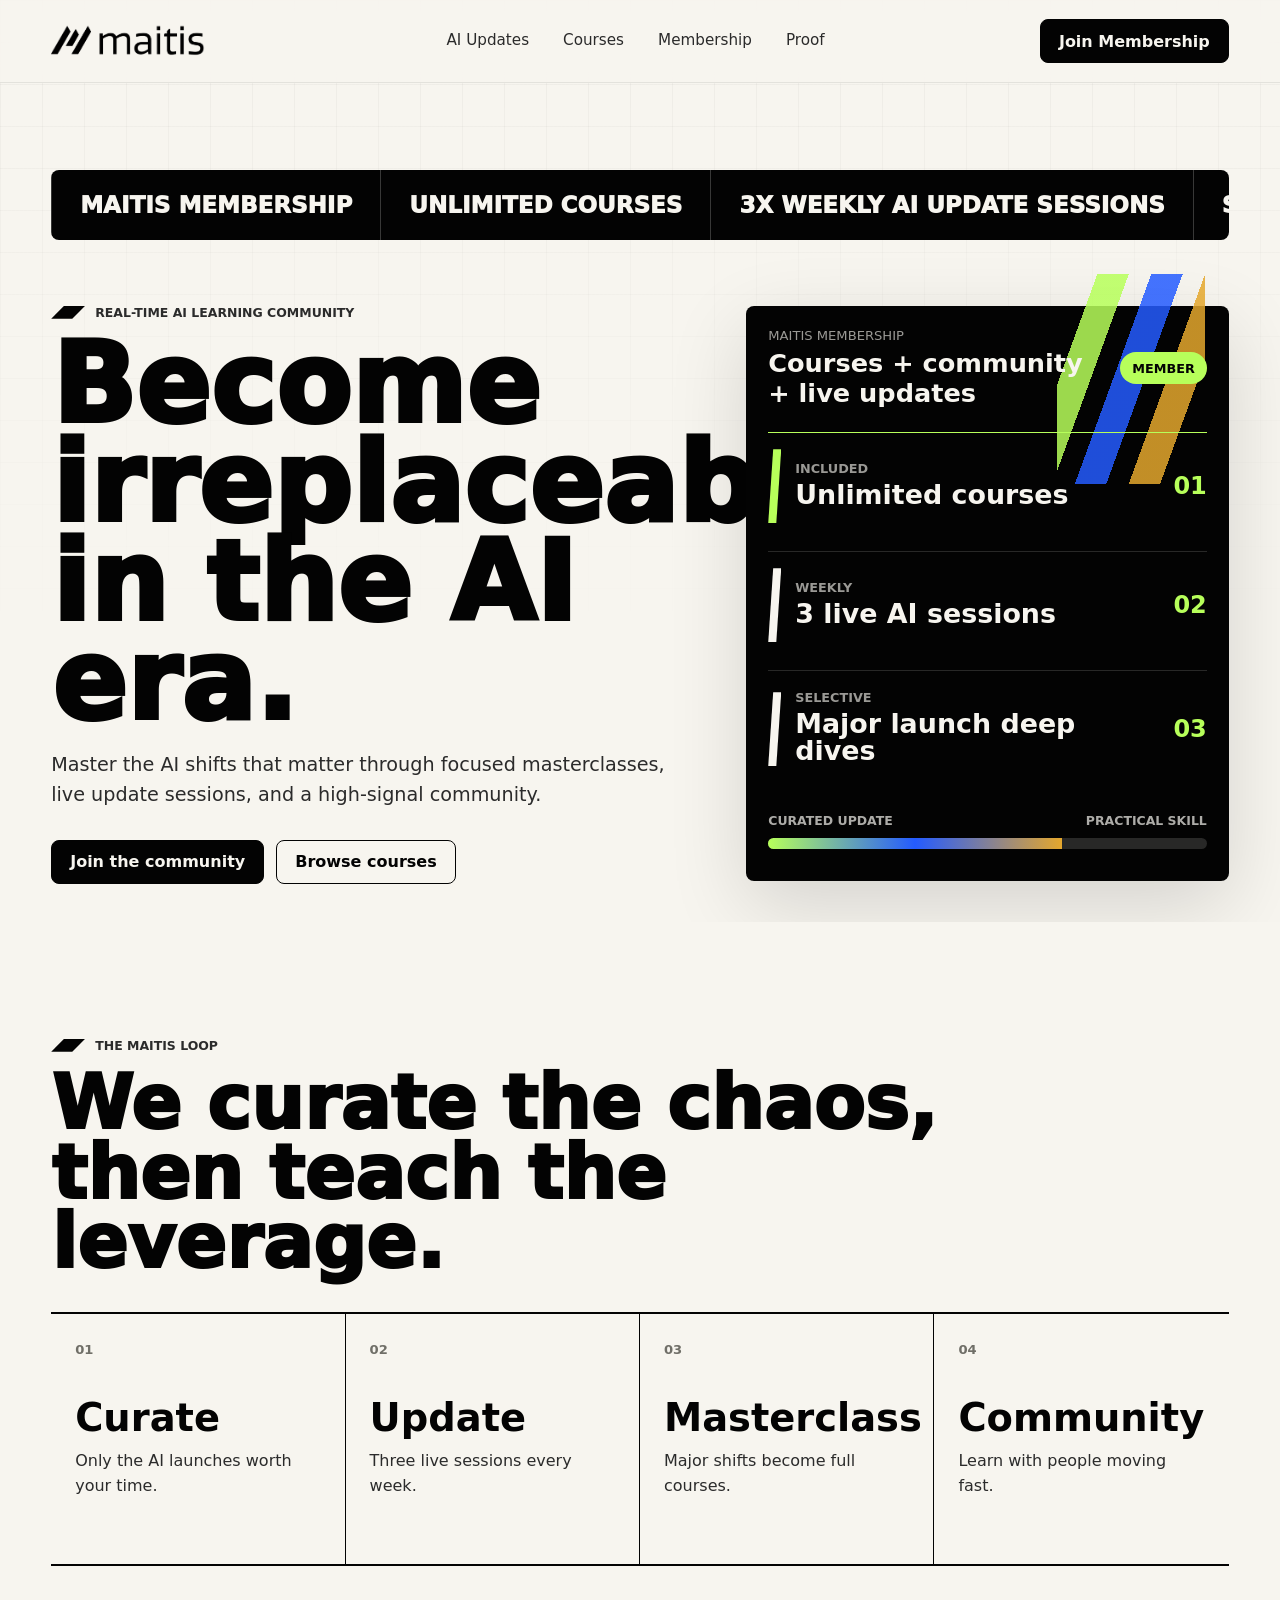
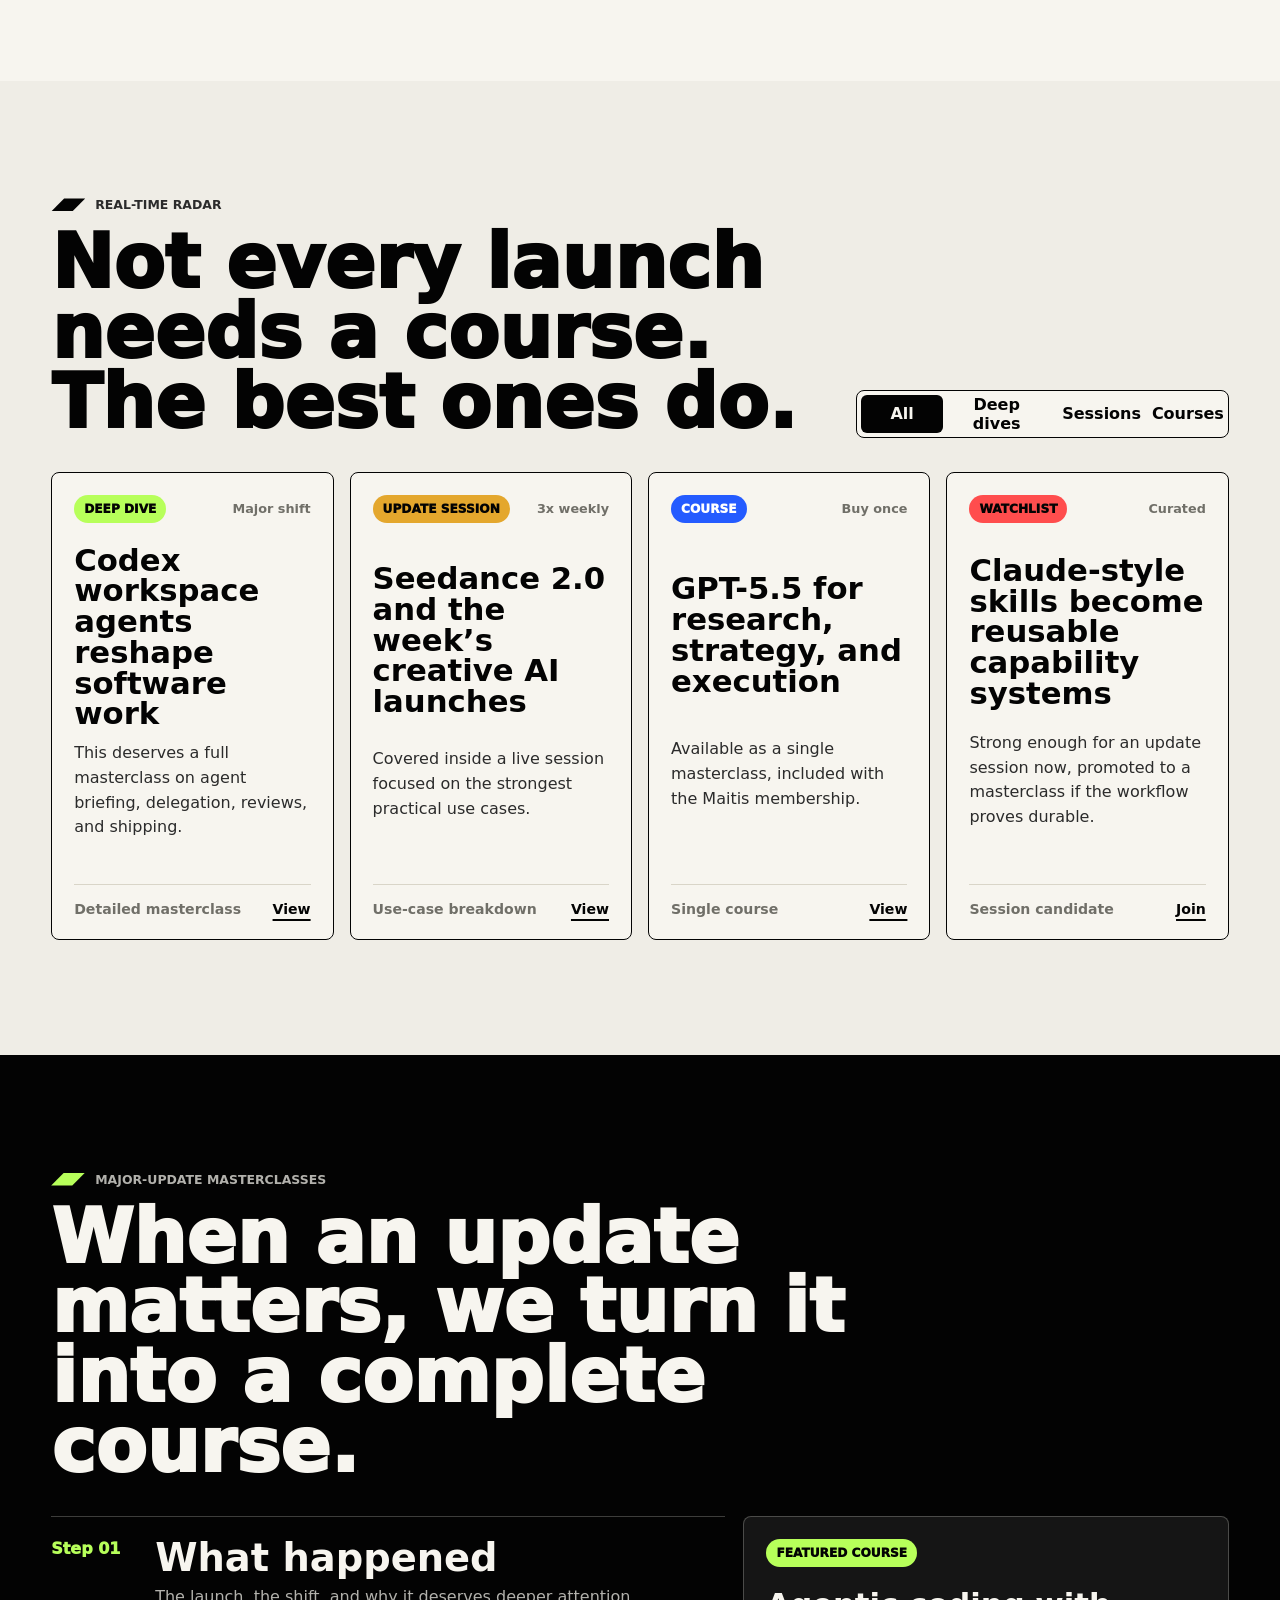
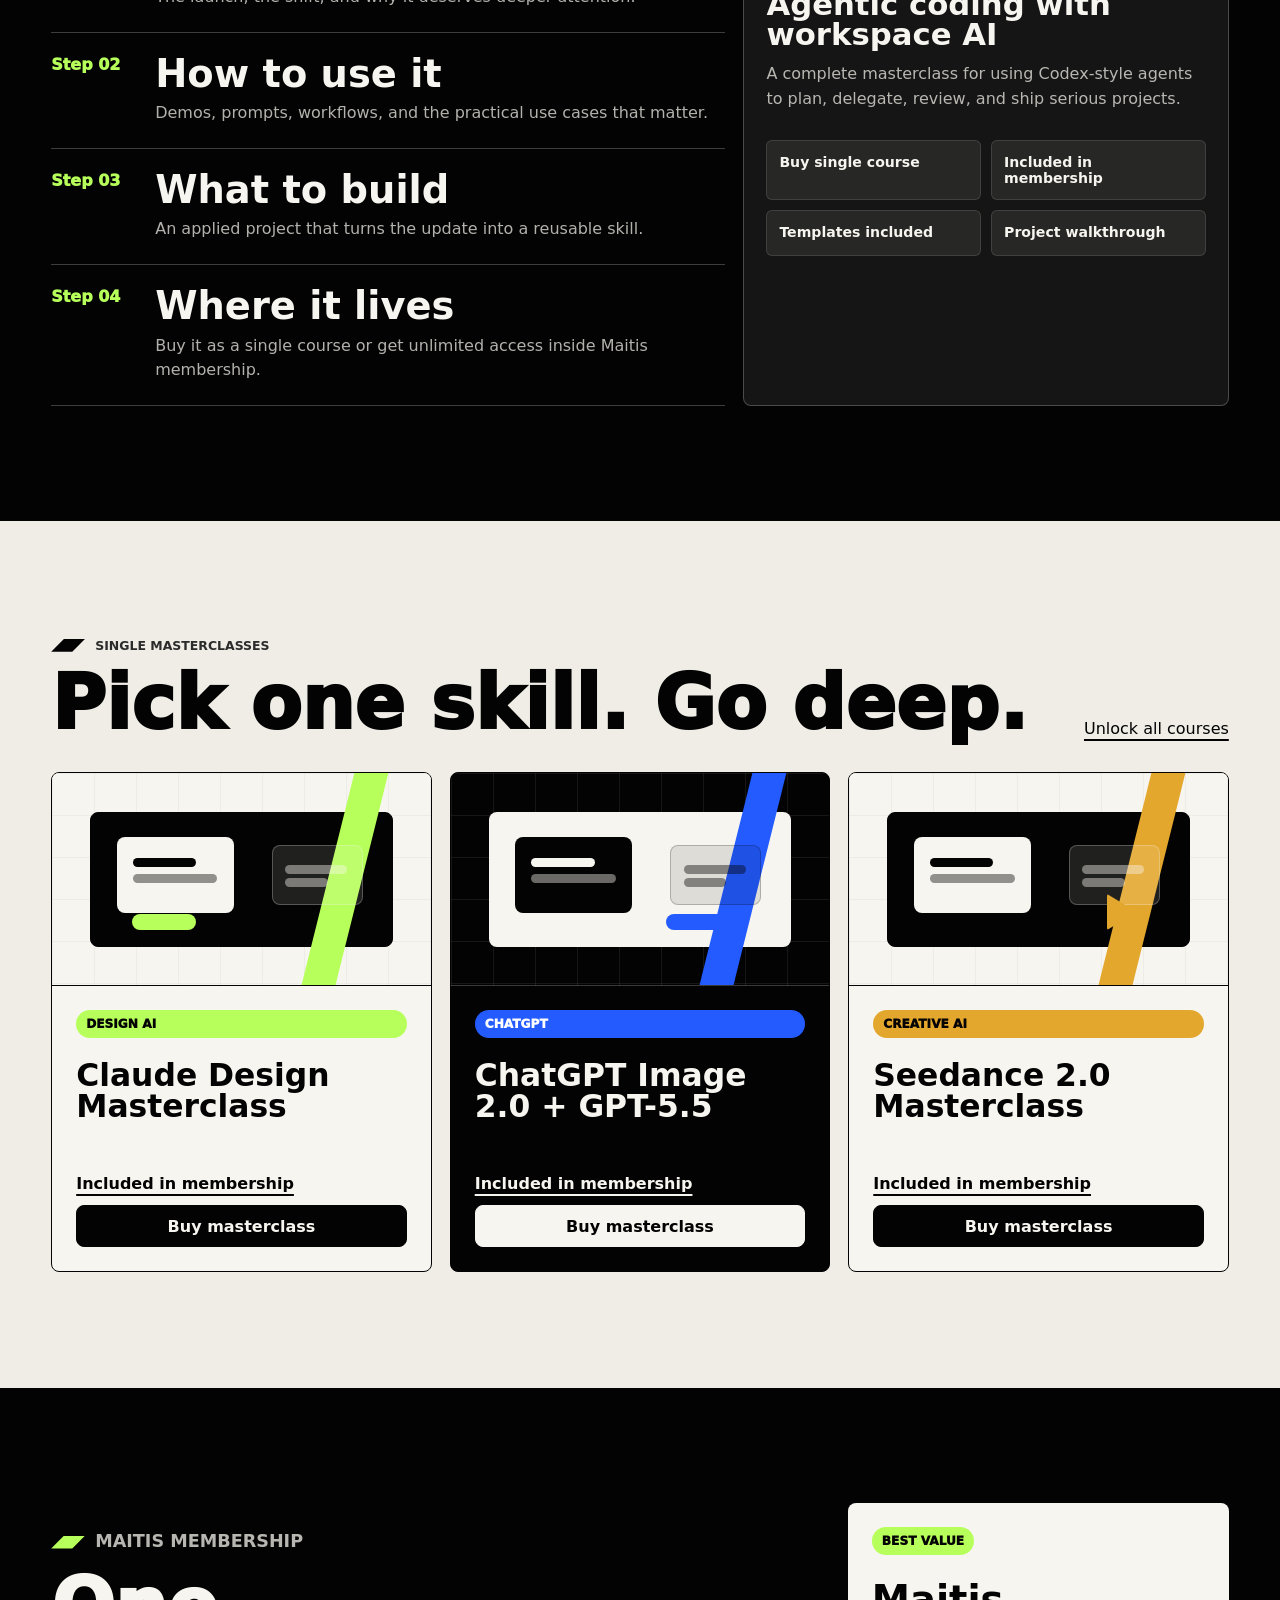
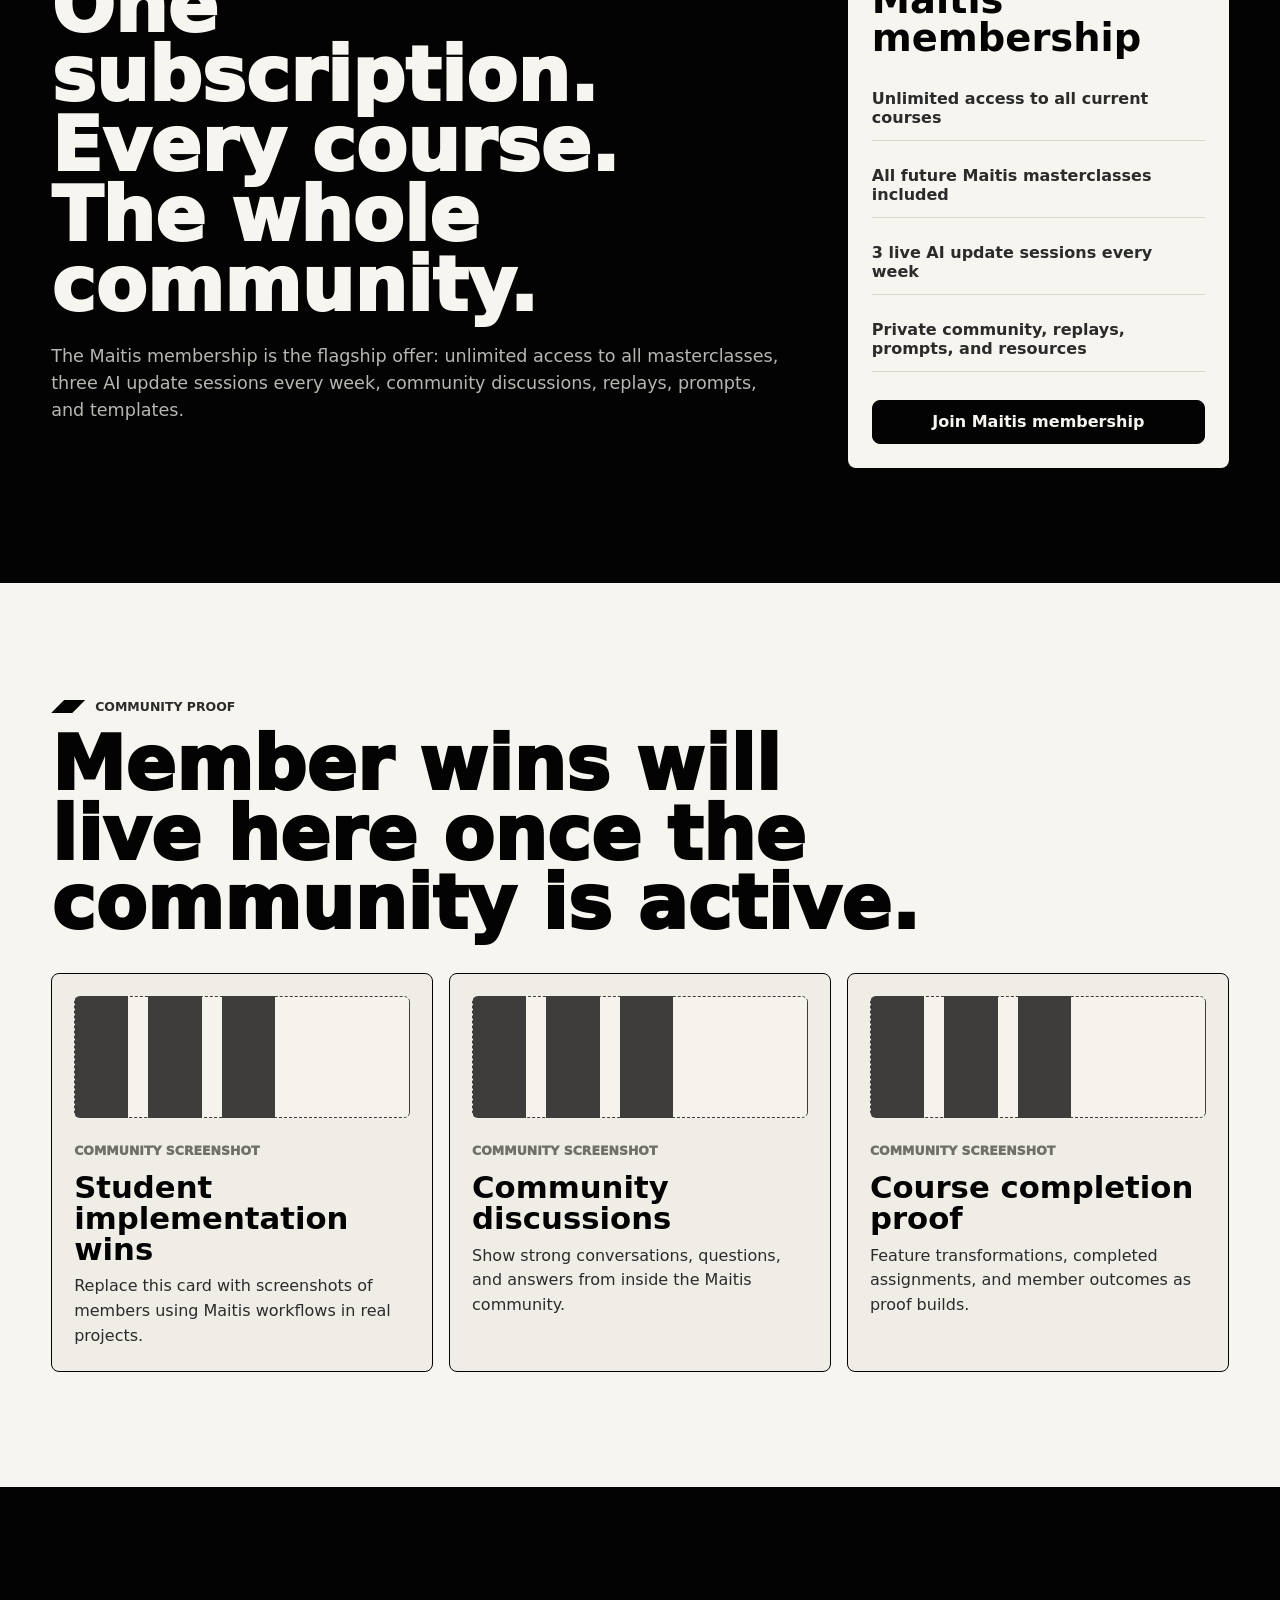
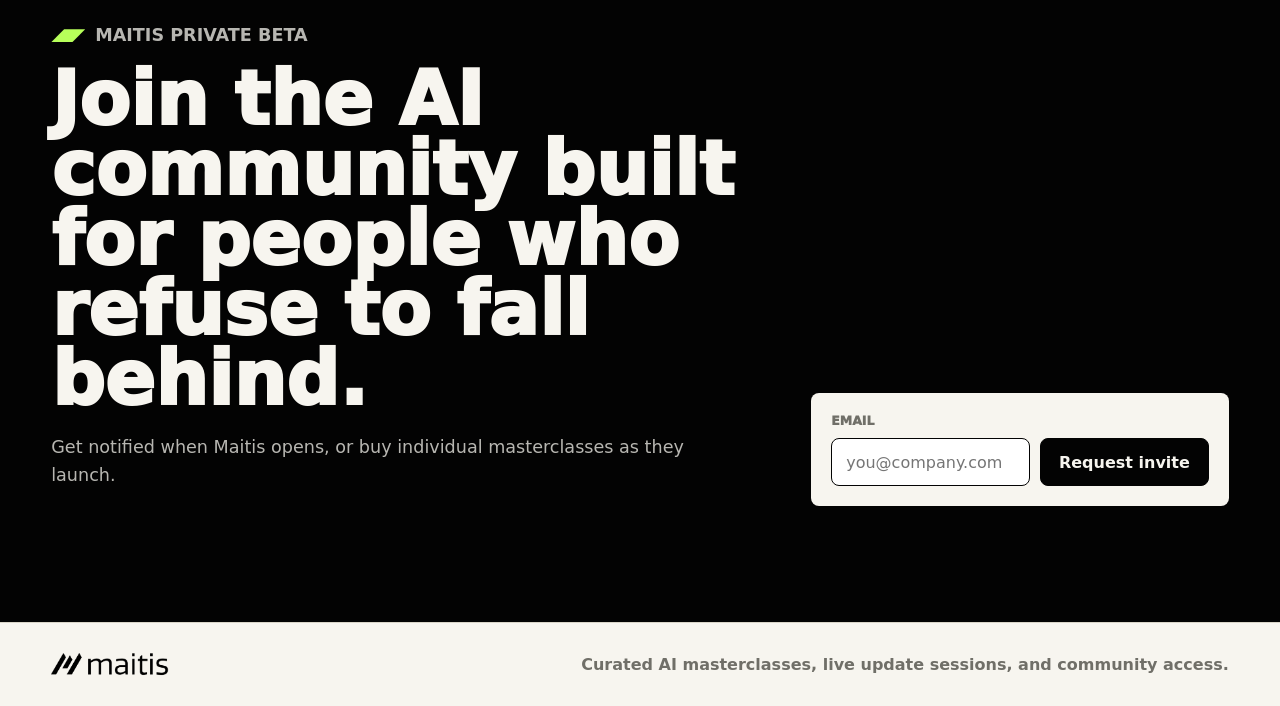
<file: index.html>
<!doctype html>
<html lang="en">
  <head>
    <meta charset="UTF-8" />
    <meta name="viewport" content="width=device-width, initial-scale=1.0" />
    <title>Maitis | Real-Time AI Learning Platform</title>
    <meta
      name="description"
      content="Maitis is a real-time AI learning community with unlimited masterclasses, curated AI update sessions, and single-course purchase options."
    />
    <link rel="stylesheet" href="styles.css" />
  </head>
  <body>
    <header class="site-header">
      <a class="brand" href="#top" aria-label="Maitis home">
        <img src="assets/maitis-black.png" alt="Maitis" />
      </a>
      <nav class="nav-links" aria-label="Primary navigation">
        <a href="#radar">AI Updates</a>
        <a href="#courses">Courses</a>
        <a href="#membership">Membership</a>
        <a href="#proof">Proof</a>
      </nav>
      <a class="header-cta" href="#membership">Join Membership</a>
    </header>

    <main id="top">
      <section class="hero" aria-labelledby="hero-title">
        <div class="ticker hero-ticker" aria-label="Maitis membership highlights">
          <div class="ticker-track">
            <span>Maitis membership</span>
            <span>Unlimited courses</span>
            <span>3x weekly AI update sessions</span>
            <span>Single masterclasses available</span>
            <span>Major launches get deep dives</span>
            <span>Maitis membership</span>
            <span>Unlimited courses</span>
            <span>3x weekly AI update sessions</span>
            <span>Single masterclasses available</span>
            <span>Major launches get deep dives</span>
          </div>
        </div>

        <div class="hero-copy">
          <p class="eyebrow"><span></span> Real-time AI learning community</p>
          <h1 id="hero-title" class="hero-title">Become irreplaceable in the AI era.</h1>
          <p class="hero-subcopy">
            Master the AI shifts that matter through focused masterclasses,
            live update sessions, and a high-signal community.
          </p>
          <div class="hero-actions">
            <a class="primary-button" href="#membership">Join the community</a>
            <a class="secondary-button" href="#courses">Browse courses</a>
          </div>
        </div>

        <aside class="command-panel" aria-label="Maitis membership preview">
          <div class="panel-topline">
            <div>
              <p>Maitis membership</p>
              <strong>Courses + community + live updates</strong>
            </div>
            <span class="live-pill">Member</span>
          </div>

          <div class="radar-stack">
            <article class="radar-row is-hot">
              <div class="row-marker"></div>
              <div>
                <span>Included</span>
                <h2>Unlimited courses</h2>
              </div>
              <strong>01</strong>
            </article>
            <article class="radar-row">
              <div class="row-marker"></div>
              <div>
                <span>Weekly</span>
                <h2>3 live AI sessions</h2>
              </div>
              <strong>02</strong>
            </article>
            <article class="radar-row">
              <div class="row-marker"></div>
              <div>
                <span>Selective</span>
                <h2>Major launch deep dives</h2>
              </div>
              <strong>03</strong>
            </article>
          </div>

          <div class="launch-meter" aria-label="Maitis learning coverage">
            <div>
              <span>Curated update</span>
              <span>Practical skill</span>
            </div>
            <div class="meter-track"><span></span></div>
          </div>
        </aside>
      </section>

      <section class="loop-section" aria-labelledby="loop-title">
        <div class="section-heading">
          <p class="eyebrow"><span></span> The Maitis loop</p>
          <h2 id="loop-title">We curate the chaos, then teach the leverage.</h2>
        </div>
        <div class="loop-grid">
          <article>
            <span>01</span>
            <h3>Curate</h3>
            <p>Only the AI launches worth your time.</p>
          </article>
          <article>
            <span>02</span>
            <h3>Update</h3>
            <p>Three live sessions every week.</p>
          </article>
          <article>
            <span>03</span>
            <h3>Masterclass</h3>
            <p>Major shifts become full courses.</p>
          </article>
          <article>
            <span>04</span>
            <h3>Community</h3>
            <p>Learn with people moving fast.</p>
          </article>
        </div>
      </section>

      <section class="radar-section" id="radar" aria-labelledby="radar-title">
        <div class="section-heading split">
          <div>
            <p class="eyebrow"><span></span> Real-time radar</p>
            <h2 id="radar-title">Not every launch needs a course. The best ones do.</h2>
          </div>
          <div class="filter-bar" aria-label="Filter AI updates">
            <button class="filter-button is-active" data-filter="all">All</button>
            <button class="filter-button" data-filter="deep">Deep dives</button>
            <button class="filter-button" data-filter="session">Sessions</button>
            <button class="filter-button" data-filter="course">Courses</button>
          </div>
        </div>

        <div class="update-grid" id="update-grid">
          <article class="update-card" data-category="deep">
            <div class="card-meta">
              <span class="tag green">Deep dive</span>
              <span>Major shift</span>
            </div>
            <h3>Codex workspace agents reshape software work</h3>
            <p>This deserves a full masterclass on agent briefing, delegation, reviews, and shipping.</p>
            <div class="card-footer">
              <span>Detailed masterclass</span>
              <a href="#masterclasses">View</a>
            </div>
          </article>

          <article class="update-card" data-category="session">
            <div class="card-meta">
              <span class="tag amber">Update session</span>
              <span>3x weekly</span>
            </div>
            <h3>Seedance 2.0 and the week’s creative AI launches</h3>
            <p>Covered inside a live session focused on the strongest practical use cases.</p>
            <div class="card-footer">
              <span>Use-case breakdown</span>
              <a href="#masterclasses">View</a>
            </div>
          </article>

          <article class="update-card" data-category="course">
            <div class="card-meta">
              <span class="tag blue">Course</span>
              <span>Buy once</span>
            </div>
            <h3>GPT-5.5 for research, strategy, and execution</h3>
            <p>Available as a single masterclass, included with the Maitis membership.</p>
            <div class="card-footer">
              <span>Single course</span>
              <a href="#courses">View</a>
            </div>
          </article>

          <article class="update-card" data-category="session">
            <div class="card-meta">
              <span class="tag red">Watchlist</span>
              <span>Curated</span>
            </div>
            <h3>Claude-style skills become reusable capability systems</h3>
            <p>Strong enough for an update session now, promoted to a masterclass if the workflow proves durable.</p>
            <div class="card-footer">
              <span>Session candidate</span>
              <a href="#membership">Join</a>
            </div>
          </article>
        </div>
      </section>

      <section class="masterclass-section" id="masterclasses" aria-labelledby="masterclass-title">
        <div class="section-heading">
          <p class="eyebrow"><span></span> Major-update masterclasses</p>
          <h2 id="masterclass-title">When an update matters, we turn it into a complete course.</h2>
        </div>

        <div class="sprint-layout">
          <div class="sprint-board">
            <div class="sprint-step is-active">
              <span>Step 01</span>
              <div>
                <h3>What happened</h3>
                <p>The launch, the shift, and why it deserves deeper attention.</p>
              </div>
            </div>
            <div class="sprint-step">
              <span>Step 02</span>
              <div>
                <h3>How to use it</h3>
                <p>Demos, prompts, workflows, and the practical use cases that matter.</p>
              </div>
            </div>
            <div class="sprint-step">
              <span>Step 03</span>
              <div>
                <h3>What to build</h3>
                <p>An applied project that turns the update into a reusable skill.</p>
              </div>
            </div>
            <div class="sprint-step">
              <span>Step 04</span>
              <div>
                <h3>Where it lives</h3>
                <p>Buy it as a single course or get unlimited access inside Maitis membership.</p>
              </div>
            </div>
          </div>

          <article class="feature-class">
            <span class="tag green">Featured course</span>
            <h3>Agentic coding with workspace AI</h3>
            <p>
              A complete masterclass for using Codex-style agents to plan,
              delegate, review, and ship serious projects.
            </p>
            <div class="module-list">
              <span>Buy single course</span>
              <span>Included in membership</span>
              <span>Templates included</span>
              <span>Project walkthrough</span>
            </div>
          </article>
        </div>
      </section>

      <section class="courses-section" id="courses" aria-labelledby="courses-title">
        <div class="section-heading split">
          <div>
            <p class="eyebrow"><span></span> Single masterclasses</p>
            <h2 id="courses-title">Pick one skill. Go deep.</h2>
          </div>
          <a class="text-link" href="#membership">Unlock all courses</a>
        </div>
        <div class="course-shelf">
          <article class="course-card">
            <figure class="course-cover course-placeholder placeholder-design" aria-hidden="true">
              <span class="placeholder-window placeholder-window-main"></span>
              <span class="placeholder-window placeholder-window-side"></span>
              <span class="placeholder-mark"></span>
            </figure>
            <div class="course-body">
              <span class="tag green">Design AI</span>
              <h3>Claude Design Masterclass</h3>
              <div class="course-actions">
                <a href="#membership">Included in membership</a>
                <a class="course-buy" href="#join">Buy masterclass</a>
              </div>
            </div>
          </article>
          <article class="course-card is-dark">
            <figure class="course-cover course-placeholder placeholder-lab" aria-hidden="true">
              <span class="placeholder-window placeholder-window-main"></span>
              <span class="placeholder-window placeholder-window-side"></span>
              <span class="placeholder-mark"></span>
            </figure>
            <div class="course-body">
              <span class="tag blue">ChatGPT</span>
              <h3>ChatGPT Image 2.0 + GPT-5.5</h3>
              <div class="course-actions">
                <a href="#membership">Included in membership</a>
                <a class="course-buy" href="#join">Buy masterclass</a>
              </div>
            </div>
          </article>
          <article class="course-card">
            <figure class="course-cover course-placeholder placeholder-video" aria-hidden="true">
              <span class="placeholder-window placeholder-window-main"></span>
              <span class="placeholder-window placeholder-window-side"></span>
              <span class="placeholder-mark"></span>
            </figure>
            <div class="course-body">
              <span class="tag amber">Creative AI</span>
              <h3>Seedance 2.0 Masterclass</h3>
              <div class="course-actions">
                <a href="#membership">Included in membership</a>
                <a class="course-buy" href="#join">Buy masterclass</a>
              </div>
            </div>
          </article>
        </div>
      </section>

      <section class="membership-section" id="membership" aria-labelledby="membership-title">
        <div class="membership-copy">
          <p class="eyebrow"><span></span> Maitis membership</p>
          <h2 id="membership-title">One subscription. Every course. The whole community.</h2>
          <p>
            The Maitis membership is the flagship offer: unlimited access to all
            masterclasses, three AI update sessions every week, community
            discussions, replays, prompts, and templates.
          </p>
        </div>
        <div class="membership-card">
          <span class="tag green">Best value</span>
          <h3>Maitis membership</h3>
          <ul>
            <li>Unlimited access to all current courses</li>
            <li>All future Maitis masterclasses included</li>
            <li>3 live AI update sessions every week</li>
            <li>Private community, replays, prompts, and resources</li>
          </ul>
          <a class="primary-button" href="#join">Join Maitis membership</a>
        </div>
      </section>

      <section class="proof-section" id="proof" aria-labelledby="proof-title">
        <div class="section-heading">
          <p class="eyebrow"><span></span> Community proof</p>
          <h2 id="proof-title">Member wins will live here once the community is active.</h2>
        </div>
        <div class="proof-grid">
          <article>
            <span>Community screenshot</span>
            <h3>Student implementation wins</h3>
            <p>Replace this card with screenshots of members using Maitis workflows in real projects.</p>
          </article>
          <article>
            <span>Community screenshot</span>
            <h3>Community discussions</h3>
            <p>Show strong conversations, questions, and answers from inside the Maitis community.</p>
          </article>
          <article>
            <span>Community screenshot</span>
            <h3>Course completion proof</h3>
            <p>Feature transformations, completed assignments, and member outcomes as proof builds.</p>
          </article>
        </div>
      </section>

      <section class="join-section" id="join" aria-labelledby="join-title">
        <div>
          <p class="eyebrow"><span></span> Maitis private beta</p>
          <h2 id="join-title">Join the AI community built for people who refuse to fall behind.</h2>
          <p>
            Get notified when Maitis opens, or buy individual masterclasses as
            they launch.
          </p>
        </div>
        <form class="waitlist-form">
          <label for="email">Email</label>
          <div>
            <input id="email" type="email" placeholder="you@company.com" />
            <button type="submit">Request invite</button>
          </div>
        </form>
      </section>
    </main>

    <footer class="site-footer">
      <img src="assets/maitis-black.png" alt="Maitis" />
      <p>Curated AI masterclasses, live update sessions, and community access.</p>
    </footer>

    <script src="script.js"></script>
  </body>
</html>
</file>
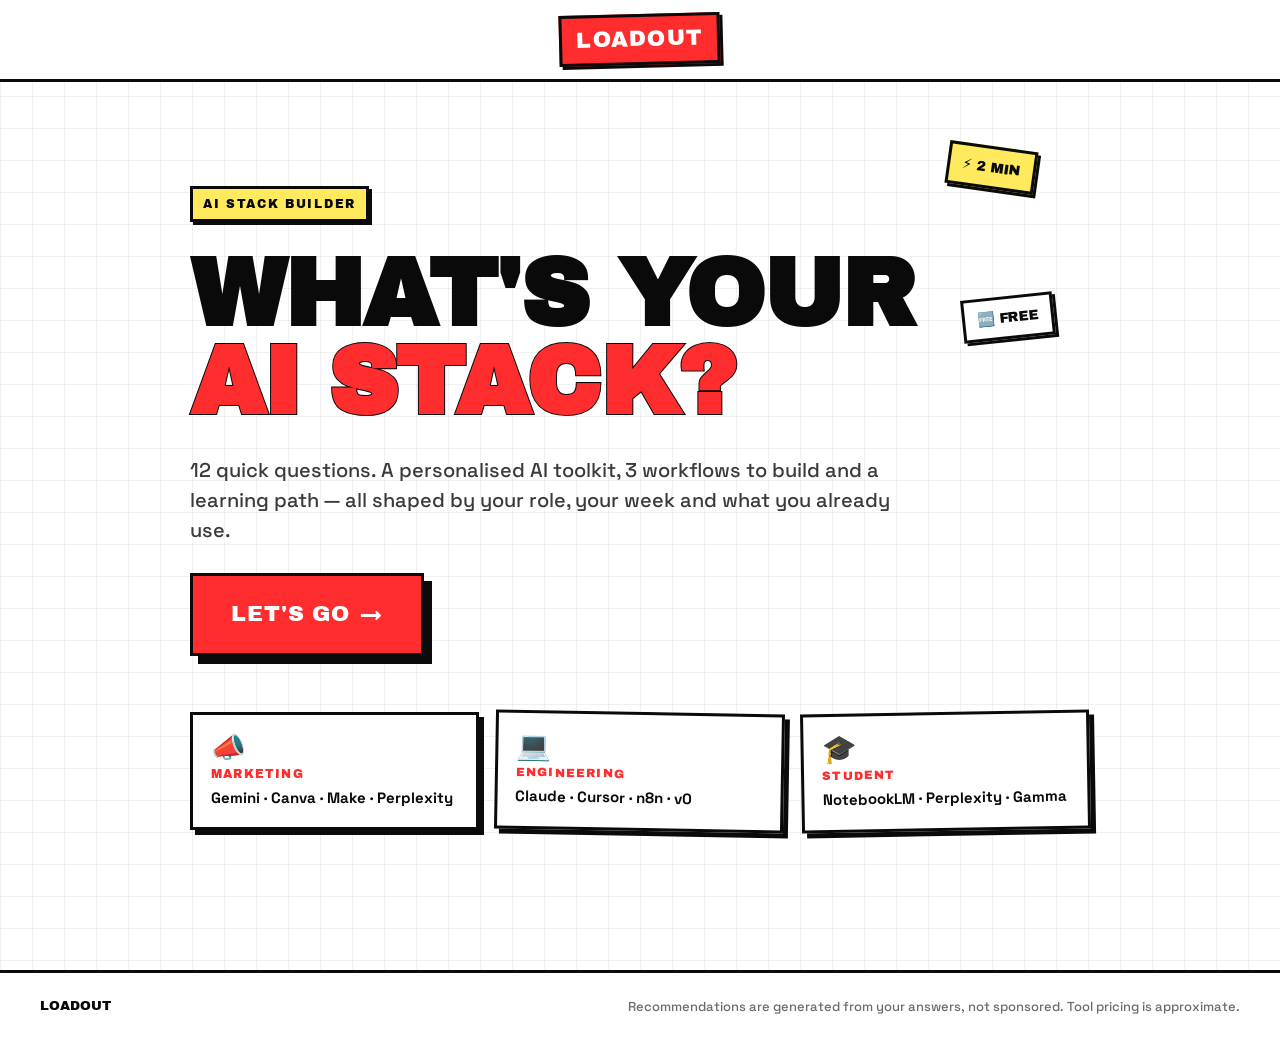
<file: loadout/index.html>
<!doctype html>
<html lang="en">
  <head>
    <meta charset="UTF-8" />
    <meta name="viewport" content="width=device-width, initial-scale=1.0, viewport-fit=cover" />
    <title>Loadout — What's your AI stack?</title>
    <meta name="description" content="Answer 12 quick questions. Get a personalised AI toolkit, workflows and learning path built around your role, tasks and goals — plus a live AI deep search for your #1 problem." />
    <meta property="og:title" content="Loadout — What's your AI stack?" />
    <meta property="og:description" content="12 questions. A personalised AI toolkit built around how you actually work." />
    <meta name="theme-color" content="#ff2d2d" />
    <link rel="preconnect" href="https://fonts.googleapis.com" />
    <link rel="preconnect" href="https://fonts.gstatic.com" crossorigin />
    <link href="https://fonts.googleapis.com/css2?family=Archivo+Black&family=Space+Grotesk:wght@500;700&display=swap" rel="stylesheet" />
    <link rel="stylesheet" href="styles.css" />
  </head>
  <body>
    <header class="topbar">
      <button class="icon-btn" id="top-back" type="button" data-action="back" aria-label="Back" hidden>←</button>
      <a class="logo" href="#" data-action="restart" aria-label="Loadout home">LOADOUT</a>
      <span class="step-count" id="step-count" hidden>1 / 12</span>
      <div class="progress" id="progress" hidden><span id="progress-bar"></span></div>
    </header>

    <main id="app">
      <!-- ───────────── LANDING ───────────── -->
      <section class="screen is-active" id="screen-landing" data-screen="landing">
        <div class="hero">
          <div class="sticker sticker-a" aria-hidden="true">⚡ 2 MIN</div>
          <div class="sticker sticker-b" aria-hidden="true">🆓 FREE</div>
          <p class="eyebrow">AI STACK BUILDER</p>
          <h1 class="display">WHAT'S YOUR<br /><span class="red">AI STACK?</span></h1>
          <p class="lede">12 quick questions. A personalised AI toolkit, 3 workflows to build and a learning path — all shaped by your role, your week and what you already use.</p>
          <button class="btn btn-primary btn-xl" type="button" data-action="start">LET'S GO <span aria-hidden="true">→</span></button>
          <div class="hero-proof" aria-label="Example stacks">
            <div class="proof-card"><span class="proof-emoji">📣</span><span class="proof-role">Marketing</span><strong>Gemini · Canva · Make · Perplexity</strong></div>
            <div class="proof-card"><span class="proof-emoji">💻</span><span class="proof-role">Engineering</span><strong>Claude · Cursor · n8n · v0</strong></div>
            <div class="proof-card"><span class="proof-emoji">🎓</span><span class="proof-role">Student</span><strong>NotebookLM · Perplexity · Gamma</strong></div>
          </div>
        </div>
      </section>

      <!-- ───────────── NAME ───────────── -->
      <section class="screen" id="screen-name" data-screen="name">
        <form class="card-form" id="name-form" novalidate>
          <span class="big-emoji" aria-hidden="true">👋</span>
          <h2 class="h-xl">First, what should we call you?</h2>
          <p class="hint">So your stack feels like yours.</p>
          <label class="field">
            <span class="sr-only">Your first name</span>
            <input id="first-name" name="firstName" type="text" autocomplete="given-name" placeholder="Your first name" maxlength="40" required />
          </label>
          <div class="form-actions">
            <button class="btn btn-primary btn-lg" type="submit">CONTINUE <span aria-hidden="true">→</span></button>
            <button class="btn btn-ghost" type="button" data-action="skip-name">Skip</button>
          </div>
        </form>
      </section>

      <!-- ───────────── QUIZ ───────────── -->
      <section class="screen" id="screen-quiz" data-screen="quiz">
        <div class="quiz">
          <div class="quiz-head">
            <h2 class="h-xl" id="q-title"></h2>
            <p class="hint" id="q-hint"></p>
          </div>
          <div class="options" id="q-options" role="group" aria-labelledby="q-title"></div>
        </div>
      </section>

      <!-- ───────────── FACT INTERSTITIAL ───────────── -->
      <section class="screen" id="screen-fact" data-screen="fact">
        <div class="fact" id="fact-root"></div>
      </section>

      <!-- ───────────── CONTACT CAPTURE (mid-quiz, after the focus question) ───────────── -->
      <section class="screen" id="screen-capture" data-screen="capture">
        <div class="contact" id="capture-root"></div>
      </section>

      <!-- ───────────── ANALYZING ───────────── -->
      <section class="screen" id="screen-analyzing" data-screen="analyzing">
        <div class="analyzing">
          <div class="ring" aria-hidden="true">
            <svg viewBox="0 0 120 120"><circle class="ring-bg" cx="60" cy="60" r="52" /><circle class="ring-fg" id="ring-fg" cx="60" cy="60" r="52" /></svg>
            <span class="ring-pct" id="ring-pct">0%</span>
          </div>
          <h2 class="h-lg" id="analyzing-title">Building your stack…</h2>
          <p class="analyzing-status" id="analyzing-status">Analysing your role</p>
          <div class="fact-card fact-card-sm" id="analyzing-fact"></div>
        </div>
      </section>

      <!-- ───────────── PREVIEW + EMAIL ───────────── -->
      <section class="screen" id="screen-preview" data-screen="preview">
        <div class="preview" id="preview-root"></div>
      </section>

      <!-- ───────────── RESULT ───────────── -->
      <section class="screen" id="screen-result" data-screen="result">
        <div class="result" id="result-root"></div>
      </section>
    </main>

    <!-- Sticky bottom bar (quiz / fact) -->
    <div class="bottombar" id="bottombar" hidden>
      <span class="kbd-hint">Press <kbd>Enter</kbd> ↵</span>
      <button class="btn btn-primary btn-lg" type="button" id="q-continue" data-action="next" disabled>CONTINUE</button>
    </div>

    <footer class="footer">
      <span>LOADOUT</span>
      <span>Recommendations are generated from your answers, not sponsored. Tool pricing is approximate.</span>
    </footer>

    <script src="data.js"></script>
    <script src="tools.js"></script>
    <script src="engine.js"></script>
    <script src="ai.js"></script>
    <script src="app.js"></script>
  </body>
</html>
</file>
<file: styles.css>
:root {
  --black: #030303;
  --paper: #f7f5ef;
  --paper-2: #efede6;
  --graphite: #2b2b2b;
  --muted: #706f68;
  --line: #d9d5c8;
  --green: #b7ff5a;
  --blue: #245bff;
  --amber: #e4a72d;
  --red: #ff4d4d;
  --white: #ffffff;
  --radius: 8px;
  --shadow: 0 24px 80px rgba(3, 3, 3, 0.14);
}

* {
  box-sizing: border-box;
}

html {
  scroll-behavior: smooth;
}

body {
  margin: 0;
  background: var(--paper);
  color: var(--black);
  font-family:
    Inter, ui-sans-serif, system-ui, -apple-system, BlinkMacSystemFont, "Segoe UI",
    sans-serif;
  letter-spacing: 0;
}

body::before {
  position: fixed;
  inset: 0;
  z-index: -1;
  pointer-events: none;
  content: "";
  background:
    linear-gradient(rgba(3, 3, 3, 0.035) 1px, transparent 1px),
    linear-gradient(90deg, rgba(3, 3, 3, 0.035) 1px, transparent 1px);
  background-size: 42px 42px;
  mask-image: linear-gradient(to bottom, #000 0%, transparent 72%);
}

a {
  color: inherit;
  text-decoration: none;
}

button,
input {
  font: inherit;
}

.site-header {
  position: sticky;
  top: 0;
  z-index: 20;
  display: grid;
  grid-template-columns: 180px 1fr auto;
  align-items: center;
  gap: 24px;
  padding: 18px clamp(20px, 4vw, 56px);
  background: rgba(247, 245, 239, 0.86);
  border-bottom: 1px solid rgba(3, 3, 3, 0.08);
  backdrop-filter: blur(18px);
}

.brand {
  display: inline-flex;
  align-items: center;
  width: 154px;
  height: 46px;
  overflow: hidden;
}

.brand img,
.site-footer img {
  display: block;
  width: 100%;
  height: auto;
}

.nav-links {
  display: flex;
  justify-content: center;
  gap: clamp(16px, 3vw, 34px);
  color: var(--graphite);
  font-size: 0.95rem;
}

.nav-links a {
  padding: 10px 0;
  border-bottom: 2px solid transparent;
}

.nav-links a:hover {
  border-color: var(--black);
}

.header-cta,
.primary-button,
.secondary-button,
.waitlist-form button {
  display: inline-flex;
  align-items: center;
  justify-content: center;
  min-height: 44px;
  padding: 0 18px;
  border: 1px solid var(--black);
  border-radius: var(--radius);
  font-weight: 800;
}

.header-cta,
.primary-button,
.waitlist-form button {
  background: var(--black);
  color: var(--paper);
}

.secondary-button {
  background: transparent;
  color: var(--black);
}

.hero {
  display: grid;
  grid-template-columns: minmax(0, 1.02fr) minmax(360px, 0.78fr);
  gap: clamp(28px, 5vw, 72px);
  align-items: center;
  min-height: calc(100vh - 94px);
  padding: clamp(42px, 6vw, 78px) clamp(20px, 4vw, 56px) 38px;
  overflow: hidden;
}

.hero-copy {
  max-width: 820px;
}

.eyebrow {
  display: inline-flex;
  align-items: center;
  gap: 10px;
  margin: 0 0 16px;
  color: var(--graphite);
  font-size: 0.78rem;
  font-weight: 900;
  text-transform: uppercase;
}

.eyebrow span {
  width: 34px;
  height: 13px;
  background: var(--black);
  clip-path: polygon(38% 0, 100% 0, 62% 100%, 0 100%);
}

h1,
h2,
h3,
p {
  margin-top: 0;
}

h1 {
  margin-bottom: 18px;
  font-weight: 950;
  line-height: 0.9;
}

.hero-title {
  max-width: 920px;
  font-size: clamp(4rem, 8.6vw, 9.7rem);
}

.hero-subcopy {
  max-width: 650px;
  color: var(--graphite);
  font-size: clamp(1.05rem, 1.5vw, 1.35rem);
  line-height: 1.55;
}

.hero-actions {
  display: flex;
  flex-wrap: wrap;
  gap: 12px;
  margin-top: 30px;
}

.command-panel {
  position: relative;
  padding: 22px;
  background: var(--black);
  color: var(--paper);
  border-radius: var(--radius);
  box-shadow: var(--shadow);
  isolation: isolate;
}

.command-panel::before {
  position: absolute;
  top: -32px;
  right: 24px;
  z-index: -1;
  width: 148px;
  height: 210px;
  content: "";
  background:
    linear-gradient(110deg, transparent 0 18%, var(--green) 18% 32%, transparent 32% 42%, var(--blue) 42% 56%, transparent 56% 66%, var(--amber) 66% 80%, transparent 80%);
  opacity: 0.85;
}

.panel-topline,
.launch-meter div,
.card-meta,
.card-footer,
.section-heading.split,
.site-footer {
  display: flex;
  align-items: center;
  justify-content: space-between;
  gap: 18px;
}

.panel-topline {
  margin-bottom: 24px;
}

.panel-topline p,
.panel-topline strong {
  display: block;
  margin: 0;
}

.panel-topline p {
  color: rgba(247, 245, 239, 0.62);
  font-size: 0.82rem;
  text-transform: uppercase;
}

.panel-topline strong {
  margin-top: 5px;
  font-size: clamp(1.15rem, 2vw, 1.6rem);
}

.live-pill {
  display: inline-flex;
  align-items: center;
  min-height: 32px;
  padding: 0 12px;
  background: var(--green);
  color: var(--black);
  border-radius: 999px;
  font-size: 0.8rem;
  font-weight: 900;
  text-transform: uppercase;
}

.radar-stack {
  display: grid;
  gap: 12px;
}

.radar-row {
  display: grid;
  grid-template-columns: 13px 1fr auto;
  gap: 14px;
  align-items: center;
  min-height: 92px;
  padding: 16px 0;
  border-top: 1px solid rgba(247, 245, 239, 0.15);
}

.radar-row.is-hot {
  border-top-color: var(--green);
}

.row-marker {
  width: 13px;
  height: 74px;
  background: var(--paper);
  clip-path: polygon(38% 0, 100% 0, 62% 100%, 0 100%);
}

.radar-row.is-hot .row-marker {
  background: var(--green);
}

.radar-row span {
  color: rgba(247, 245, 239, 0.62);
  font-size: 0.8rem;
  font-weight: 800;
  text-transform: uppercase;
}

.radar-row h2 {
  margin: 5px 0 6px;
  font-size: clamp(1.2rem, 2.1vw, 1.7rem);
  line-height: 1;
}

.radar-row p {
  margin: 0;
  color: rgba(247, 245, 239, 0.74);
}

.radar-row strong {
  color: var(--green);
  font-size: 1.5rem;
}

.launch-meter {
  margin-top: 26px;
}

.launch-meter div {
  margin-bottom: 10px;
  color: rgba(247, 245, 239, 0.7);
  font-size: 0.78rem;
  font-weight: 800;
  text-transform: uppercase;
}

.meter-track {
  width: 100%;
  height: 11px;
  background: rgba(247, 245, 239, 0.15);
  overflow: hidden;
  border-radius: 999px;
}

.meter-track span {
  display: block;
  width: 67%;
  height: 100%;
  background: linear-gradient(90deg, var(--green), var(--blue), var(--amber));
}

.ticker {
  display: block;
  overflow: hidden;
  background: var(--black);
  color: var(--paper);
}

.hero-ticker {
  grid-column: 1 / -1;
  width: 100%;
  margin-top: 10px;
  border-radius: var(--radius);
}

.ticker-track {
  display: flex;
  width: max-content;
  animation: ticker-scroll 28s linear infinite;
}

.ticker span {
  flex: 0 0 auto;
  padding: 22px 28px;
  border-left: 1px solid rgba(247, 245, 239, 0.22);
  font-size: clamp(0.92rem, 1.8vw, 1.55rem);
  font-weight: 950;
  text-transform: uppercase;
  white-space: nowrap;
}

@keyframes ticker-scroll {
  from {
    transform: translateX(0);
  }

  to {
    transform: translateX(-50%);
  }
}

@media (prefers-reduced-motion: reduce) {
  .ticker-track {
    animation: none;
  }
}

.loop-section,
.radar-section,
.masterclass-section,
.courses-section,
.membership-section,
.proof-section,
.join-section {
  padding: clamp(72px, 9vw, 122px) clamp(20px, 4vw, 56px);
  scroll-margin-top: 92px;
}

.section-heading {
  max-width: 900px;
  margin-bottom: 34px;
}

.section-heading h2,
.join-section h2 {
  margin-bottom: 0;
  font-size: clamp(2.2rem, 5.8vw, 5.9rem);
  font-weight: 950;
  line-height: 0.94;
}

.section-heading.split {
  max-width: none;
  align-items: end;
}

.loop-grid {
  display: grid;
  grid-template-columns: repeat(4, minmax(0, 1fr));
  border-top: 2px solid var(--black);
  border-bottom: 2px solid var(--black);
}

.loop-grid article {
  min-height: 250px;
  padding: 28px 24px;
  border-right: 1px solid var(--black);
}

.loop-grid article:last-child {
  border-right: 0;
}

.loop-grid span,
.course-card > span {
  display: block;
  margin-bottom: 42px;
  color: var(--muted);
  font-size: 0.82rem;
  font-weight: 900;
}

.loop-grid h3,
.course-card h3 {
  margin-bottom: 12px;
  font-size: clamp(1.6rem, 3vw, 2.6rem);
  line-height: 1;
}

.loop-grid p,
.course-card p,
.update-card p,
.feature-class p,
.sprint-step p,
.proof-grid p,
.join-section p {
  color: var(--graphite);
  line-height: 1.55;
}

.radar-section,
.courses-section {
  background: var(--paper-2);
}

.filter-bar {
  display: inline-flex;
  padding: 4px;
  background: var(--paper);
  border: 1px solid var(--black);
  border-radius: var(--radius);
}

.filter-button {
  min-width: 82px;
  min-height: 38px;
  padding: 0 12px;
  color: var(--black);
  background: transparent;
  border: 0;
  border-radius: 6px;
  cursor: pointer;
  font-weight: 850;
}

.filter-button.is-active {
  background: var(--black);
  color: var(--paper);
}

.update-grid {
  display: grid;
  grid-template-columns: repeat(4, minmax(0, 1fr));
  gap: 16px;
}

.update-card,
.course-card,
.feature-class {
  padding: 22px;
  background: var(--paper);
  border: 1px solid var(--black);
  border-radius: var(--radius);
}

.update-card {
  display: flex;
  min-height: 310px;
  flex-direction: column;
  justify-content: space-between;
}

.update-card.is-hidden {
  display: none;
}

.tag {
  display: inline-flex;
  align-items: center;
  min-height: 28px;
  padding: 0 10px;
  background: var(--black);
  color: var(--paper);
  border-radius: 999px;
  font-size: 0.76rem;
  font-weight: 950;
  text-transform: uppercase;
}

.tag.green {
  background: var(--green);
  color: var(--black);
}

.tag.amber {
  background: var(--amber);
  color: var(--black);
}

.tag.blue {
  background: var(--blue);
  color: var(--white);
}

.tag.red {
  background: var(--red);
  color: var(--black);
}

.card-meta {
  color: var(--muted);
  font-size: 0.8rem;
  font-weight: 900;
}

.update-card h3,
.feature-class h3 {
  margin: 22px 0 12px;
  font-size: clamp(1.5rem, 2.4vw, 2.25rem);
  line-height: 1;
}

.card-footer {
  margin-top: 28px;
  padding-top: 16px;
  border-top: 1px solid var(--line);
  color: var(--muted);
  font-size: 0.88rem;
  font-weight: 850;
}

.card-footer a,
.text-link {
  color: var(--black);
  text-decoration: underline;
  text-decoration-thickness: 2px;
  text-underline-offset: 5px;
}

.masterclass-section {
  background: var(--black);
  color: var(--paper);
}

.masterclass-section .eyebrow,
.masterclass-section .sprint-step p,
.masterclass-section .feature-class p {
  color: rgba(247, 245, 239, 0.72);
}

.masterclass-section .eyebrow span {
  background: var(--green);
}

.sprint-layout {
  display: grid;
  grid-template-columns: minmax(0, 1fr) minmax(320px, 0.72fr);
  gap: 18px;
}

.sprint-board {
  border-top: 1px solid rgba(247, 245, 239, 0.24);
}

.sprint-step {
  display: grid;
  grid-template-columns: 86px 1fr;
  gap: 18px;
  min-height: 116px;
  padding: 22px 0;
  border-bottom: 1px solid rgba(247, 245, 239, 0.24);
}

.sprint-step > span {
  color: var(--green);
  font-weight: 950;
}

.sprint-step h3 {
  margin-bottom: 8px;
  font-size: clamp(1.45rem, 3vw, 2.45rem);
  line-height: 1;
}

.sprint-step p {
  margin-bottom: 0;
}

.feature-class {
  background: #151515;
  border-color: rgba(247, 245, 239, 0.24);
}

.module-list {
  display: grid;
  grid-template-columns: repeat(2, minmax(0, 1fr));
  gap: 10px;
  margin-top: 28px;
}

.module-list span {
  min-height: 46px;
  padding: 13px 12px;
  background: rgba(247, 245, 239, 0.08);
  border: 1px solid rgba(247, 245, 239, 0.12);
  border-radius: 6px;
  font-size: 0.88rem;
  font-weight: 820;
}

.courses-section .section-heading {
  max-width: none;
}

.course-shelf {
  display: grid;
  grid-template-columns: repeat(3, minmax(0, 1fr));
  gap: 18px;
}

.course-card {
  display: flex;
  min-height: 500px;
  flex-direction: column;
  overflow: hidden;
  padding: 0;
}

.course-cover {
  position: relative;
  width: 100%;
  margin: 0;
  overflow: hidden;
  background: var(--paper);
  border-bottom: 1px solid var(--black);
  aspect-ratio: 16 / 9;
}

.course-placeholder {
  --placeholder-accent: var(--green);
  background:
    linear-gradient(rgba(0, 0, 0, 0.035) 1px, transparent 1px),
    linear-gradient(90deg, rgba(0, 0, 0, 0.035) 1px, transparent 1px),
    var(--paper);
  background-size: 42px 42px;
}

.course-card.is-dark .course-placeholder {
  background:
    linear-gradient(rgba(247, 245, 239, 0.08) 1px, transparent 1px),
    linear-gradient(90deg, rgba(247, 245, 239, 0.08) 1px, transparent 1px),
    var(--black);
  background-size: 42px 42px;
  border-bottom-color: rgba(247, 245, 239, 0.22);
}

.course-placeholder::before {
  position: absolute;
  inset: 18% 10%;
  content: "";
  background: var(--black);
  border: 1px solid var(--black);
  border-radius: 8px;
}

.course-card.is-dark .course-placeholder::before {
  background: var(--paper);
  border-color: rgba(247, 245, 239, 0.2);
}

.course-placeholder::after {
  position: absolute;
  top: -18%;
  right: 18%;
  width: 9%;
  height: 132%;
  content: "";
  background: var(--placeholder-accent);
  transform: skewX(-14deg);
}

.placeholder-lab {
  --placeholder-accent: var(--blue);
}

.placeholder-video {
  --placeholder-accent: var(--amber);
}

.placeholder-window {
  position: absolute;
  z-index: 1;
  display: block;
  border-radius: 8px;
}

.placeholder-window-main {
  top: 30%;
  left: 17%;
  width: 31%;
  height: 36%;
  background: var(--paper);
}

.placeholder-window-side {
  top: 34%;
  right: 18%;
  width: 24%;
  height: 28%;
  background: rgba(247, 245, 239, 0.12);
  border: 1px solid rgba(247, 245, 239, 0.26);
}

.course-card.is-dark .placeholder-window-main {
  background: var(--black);
}

.course-card.is-dark .placeholder-window-side {
  background: rgba(0, 0, 0, 0.1);
  border-color: rgba(0, 0, 0, 0.22);
}

.placeholder-window-main::before,
.placeholder-window-main::after,
.placeholder-window-side::before,
.placeholder-window-side::after {
  position: absolute;
  left: 14%;
  height: 9px;
  content: "";
  background: currentColor;
  border-radius: 999px;
  opacity: 0.42;
}

.placeholder-window-main::before {
  top: 27%;
  width: 54%;
  opacity: 1;
}

.placeholder-window-main::after {
  top: 48%;
  width: 72%;
}

.placeholder-window-side::before {
  top: 32%;
  width: 70%;
  color: var(--paper);
}

.placeholder-window-side::after {
  top: 55%;
  width: 48%;
  color: var(--paper);
}

.course-card.is-dark .placeholder-window-side::before,
.course-card.is-dark .placeholder-window-side::after {
  color: var(--black);
}

.placeholder-mark {
  position: absolute;
  z-index: 2;
  bottom: 26%;
  left: 21%;
  width: 64px;
  height: 16px;
  background: var(--placeholder-accent);
  border-radius: 999px;
}

.placeholder-lab .placeholder-mark {
  left: auto;
  right: 24%;
  width: 72px;
}

.placeholder-video .placeholder-mark {
  left: auto;
  right: 24%;
  width: 0;
  height: 0;
  background: transparent;
  border-top: 18px solid transparent;
  border-bottom: 18px solid transparent;
  border-left: 30px solid var(--placeholder-accent);
  border-radius: 2px;
}

.course-card.is-dark {
  background: var(--black);
  color: var(--paper);
}

.course-body {
  display: flex;
  flex: 1;
  flex-direction: column;
  padding: 24px;
}

.course-card h3 {
  margin: 22px 0 0;
  font-size: clamp(1.9rem, 2.45vw, 3rem);
  line-height: 0.98;
}

.course-actions {
  display: flex;
  flex-direction: column;
  gap: 12px;
  align-items: stretch;
  margin-top: auto;
  padding-top: 34px;
}

.course-actions a {
  color: inherit;
  font-weight: 900;
  text-decoration: underline;
  text-decoration-thickness: 2px;
  text-underline-offset: 5px;
}

.course-actions .course-buy {
  display: inline-flex;
  align-items: center;
  justify-content: center;
  min-height: 42px;
  padding: 0 14px;
  background: var(--black);
  color: var(--paper);
  border: 1px solid var(--black);
  border-radius: var(--radius);
  font-weight: 900;
  text-decoration: none;
  text-align: center;
}

.course-card.is-dark .course-actions .course-buy {
  background: var(--paper);
  color: var(--black);
  border-color: var(--paper);
}

.membership-section {
  display: grid;
  grid-template-columns: minmax(0, 1fr) minmax(340px, 0.52fr);
  gap: clamp(24px, 5vw, 72px);
  align-items: center;
  background: var(--black);
  color: var(--paper);
}

.membership-section .eyebrow,
.membership-copy p {
  color: rgba(247, 245, 239, 0.74);
}

.membership-section .eyebrow span {
  background: var(--green);
}

.membership-copy h2 {
  max-width: 940px;
  margin-bottom: 22px;
  font-size: clamp(2.2rem, 5.8vw, 5.9rem);
  font-weight: 950;
  line-height: 0.94;
}

.membership-copy p {
  max-width: 760px;
  font-size: 1.1rem;
  line-height: 1.55;
}

.membership-card {
  padding: 24px;
  background: var(--paper);
  color: var(--black);
  border-radius: var(--radius);
}

.membership-card h3 {
  margin: 26px 0 18px;
  font-size: clamp(1.8rem, 3vw, 2.7rem);
  line-height: 1;
}

.membership-card ul {
  display: grid;
  gap: 12px;
  margin: 0 0 28px;
  padding: 0;
  list-style: none;
}

.membership-card li {
  padding: 13px 0;
  border-bottom: 1px solid var(--line);
  color: var(--graphite);
  font-weight: 780;
}

.membership-card .primary-button {
  width: 100%;
}

.proof-section {
  background: var(--paper);
}

.proof-grid {
  display: grid;
  grid-template-columns: repeat(3, minmax(0, 1fr));
  gap: 16px;
}

.proof-grid article {
  min-height: 330px;
  padding: 22px;
  background: var(--paper-2);
  border: 1px solid var(--black);
  border-radius: var(--radius);
}

.proof-grid article::before {
  display: block;
  height: 120px;
  margin-bottom: 22px;
  content: "";
  background:
    linear-gradient(90deg, var(--black) 0 16%, transparent 16% 22%, var(--black) 22% 38%, transparent 38% 44%, var(--black) 44% 60%, transparent 60%),
    linear-gradient(var(--paper) 0 0);
  border: 1px dashed var(--black);
  border-radius: 6px;
  opacity: 0.75;
}

.proof-grid span {
  display: inline-flex;
  margin-bottom: 14px;
  color: var(--muted);
  font-size: 0.78rem;
  font-weight: 950;
  text-transform: uppercase;
}

.proof-grid h3 {
  margin-bottom: 10px;
  font-size: clamp(1.45rem, 2.4vw, 2.2rem);
  line-height: 1;
}

.proof-grid p {
  margin-bottom: 0;
}

.join-section {
  display: grid;
  grid-template-columns: minmax(0, 1fr) minmax(320px, 0.6fr);
  gap: clamp(24px, 5vw, 64px);
  align-items: end;
  background: var(--black);
  color: var(--paper);
}

.join-section .eyebrow,
.join-section p {
  color: rgba(247, 245, 239, 0.74);
}

.join-section .eyebrow span {
  background: var(--green);
}

.join-section p {
  max-width: 690px;
  margin-top: 20px;
  font-size: 1.1rem;
}

.waitlist-form {
  padding: 20px;
  background: var(--paper);
  color: var(--black);
  border-radius: var(--radius);
}

.waitlist-form label {
  display: block;
  margin-bottom: 10px;
  color: var(--muted);
  font-size: 0.78rem;
  font-weight: 950;
  text-transform: uppercase;
}

.waitlist-form div {
  display: flex;
  gap: 10px;
}

.waitlist-form input {
  min-width: 0;
  width: 100%;
  min-height: 48px;
  padding: 0 14px;
  background: var(--white);
  border: 1px solid var(--black);
  border-radius: var(--radius);
}

.waitlist-form button {
  cursor: pointer;
  white-space: nowrap;
}

.site-footer {
  padding: 24px clamp(20px, 4vw, 56px);
  background: var(--paper);
  border-top: 1px solid var(--line);
}

.site-footer img {
  width: 118px;
}

.site-footer p {
  margin: 0;
  color: var(--muted);
  font-weight: 750;
}

@media (max-width: 1120px) {
  .site-header {
    grid-template-columns: 154px 1fr;
  }

  .nav-links {
    display: none;
  }

  .header-cta {
    justify-self: end;
  }

  .hero,
  .sprint-layout,
  .membership-section,
  .join-section {
    grid-template-columns: 1fr;
  }

  .course-shelf {
    grid-template-columns: 1fr;
  }

  .course-actions {
    display: flex;
  }

  .command-panel {
    max-width: 760px;
  }

  .loop-grid,
  .update-grid,
  .proof-grid {
    grid-template-columns: repeat(2, minmax(0, 1fr));
  }

  .loop-grid article:nth-child(2) {
    border-right: 0;
  }

  .loop-grid article:nth-child(-n + 2) {
    border-bottom: 1px solid var(--black);
  }
}

@media (max-width: 720px) {
  .site-header {
    grid-template-columns: 1fr auto;
    padding: 14px 16px;
  }

  .brand {
    width: 126px;
    height: 38px;
  }

  .header-cta {
    min-height: 38px;
    padding: 0 12px;
    font-size: 0.86rem;
  }

  .hero {
    min-height: auto;
    padding: 42px 16px 30px;
  }

  h1 {
    font-size: clamp(4.2rem, 27vw, 7rem);
  }

  .hero-title {
    font-size: clamp(3.25rem, 15vw, 5.4rem);
  }

  .command-panel {
    padding: 18px;
  }

  .command-panel::before {
    right: 8px;
    width: 104px;
    height: 154px;
  }

  .radar-row {
    grid-template-columns: 10px 1fr;
  }

  .radar-row strong {
    grid-column: 2;
  }

  .section-heading.split,
  .site-footer {
    align-items: flex-start;
    flex-direction: column;
  }

  .filter-bar {
    width: 100%;
    overflow-x: auto;
  }

  .filter-button {
    min-width: 92px;
  }

  .loop-section,
  .radar-section,
  .masterclass-section,
  .courses-section,
  .membership-section,
  .proof-section,
  .join-section {
    padding: 64px 16px;
  }

  .loop-grid,
  .update-grid,
  .proof-grid,
  .module-list {
    grid-template-columns: 1fr;
  }

  .course-card {
    min-height: auto;
  }

  .course-cover {
    aspect-ratio: 16 / 9;
  }

  .course-actions {
    align-items: stretch;
  }

  .course-buy {
    width: 100%;
  }

  .loop-grid article,
  .loop-grid article:nth-child(2) {
    border-right: 0;
    border-bottom: 1px solid var(--black);
  }

  .loop-grid article:last-child {
    border-bottom: 0;
  }

  .sprint-step {
    grid-template-columns: 1fr;
    gap: 8px;
  }

  .waitlist-form div {
    flex-direction: column;
  }

  .waitlist-form button {
    width: 100%;
  }
}
</file>
<file: loadout/styles.css>
/* ─────────────────────────────────────────────────────────────────────
   LOADOUT — Neo-brutalist design system. White + red. Hard edges.
   Thick black borders, offset shadows, zero blur, big type, emoji.
   ───────────────────────────────────────────────────────────────────── */
:root {
  --paper: #ffffff;
  --paper-2: #fff5f5;
  --ink: #0a0a0a;
  --ink-2: #3a3a3a;
  --ink-3: #6b6b6b;
  --red: #ff2d2d;
  --red-dark: #d61f1f;
  --red-soft: #ffe1e1;
  --yellow: #ffe95c;
  --line: #0a0a0a;
  --bw: 3px;                         /* border width */
  --shadow: 5px 5px 0 var(--ink);
  --shadow-sm: 3px 3px 0 var(--ink);
  --shadow-lg: 8px 8px 0 var(--ink);
  --shadow-red: 5px 5px 0 var(--red);
  --font-display: "Archivo Black", "Space Grotesk", Impact, system-ui, sans-serif;
  --font-body: "Space Grotesk", ui-sans-serif, system-ui, -apple-system, sans-serif;
  --max: 980px;
  --narrow: 720px;
  --ease: cubic-bezier(0.2, 0.9, 0.2, 1);
  --pop: cubic-bezier(0.34, 1.56, 0.64, 1);
}

*, *::before, *::after { box-sizing: border-box; }
html { -webkit-text-size-adjust: 100%; }
body {
  margin: 0; min-height: 100dvh; display: flex; flex-direction: column;
  font-family: var(--font-body); font-weight: 500; color: var(--ink); background: var(--paper);
  background-image: linear-gradient(rgba(10, 10, 10, 0.06) 1px, transparent 1px), linear-gradient(90deg, rgba(10, 10, 10, 0.06) 1px, transparent 1px);
  background-size: 32px 32px;
  line-height: 1.5; -webkit-font-smoothing: antialiased;
}
a { color: inherit; text-decoration: none; }
button, input { font: inherit; color: inherit; }
button { cursor: pointer; }
ol, ul { margin: 0; padding: 0; list-style: none; }
h1, h2, h3, h4, p { margin: 0; }
.sr-only { position: absolute; width: 1px; height: 1px; overflow: hidden; clip: rect(0 0 0 0); white-space: nowrap; }
[hidden] { display: none !important; }

/* ─── Type ─── */
.eyebrow { display: inline-block; font-family: var(--font-display); font-size: 12px; letter-spacing: 0.14em; text-transform: uppercase; padding: 6px 10px; border: var(--bw) solid var(--ink); background: var(--yellow); box-shadow: var(--shadow-sm); }
.eyebrow.red { background: var(--red); color: #fff; }
.display { font-family: var(--font-display); font-size: clamp(44px, 9vw, 96px); line-height: 0.92; letter-spacing: -0.02em; text-transform: uppercase; }
.display .red { color: var(--red); -webkit-text-stroke: 2px var(--ink); paint-order: stroke fill; }
.display-sm { font-family: var(--font-display); font-size: clamp(30px, 5vw, 52px); line-height: 1; letter-spacing: -0.01em; }
.h-xl { font-family: var(--font-display); font-size: clamp(26px, 4.4vw, 42px); line-height: 1.08; letter-spacing: -0.01em; }
.h-lg { font-family: var(--font-display); font-size: clamp(22px, 3.4vw, 32px); line-height: 1.1; }
.lede { font-size: clamp(16px, 1.7vw, 20px); color: var(--ink-2); max-width: 56ch; }
.hint { color: var(--ink-3); font-size: 15px; margin-top: 8px; min-height: 1.5em; }
.fineprint { font-size: 12px; color: var(--ink-3); }
.big-emoji { font-size: 64px; line-height: 1; display: block; }

/* ─── Buttons ─── */
.btn {
  display: inline-flex; align-items: center; justify-content: center; gap: 10px;
  padding: 14px 22px; border: var(--bw) solid var(--ink); background: #fff; color: var(--ink);
  font-family: var(--font-display); font-size: 15px; letter-spacing: 0.04em; text-transform: uppercase;
  box-shadow: var(--shadow); transition: transform 0.12s var(--ease), box-shadow 0.12s var(--ease), background 0.12s;
}
.btn:hover { transform: translate(-2px, -2px); box-shadow: 7px 7px 0 var(--ink); }
.btn:active { transform: translate(3px, 3px); box-shadow: 2px 2px 0 var(--ink); }
.btn:disabled { opacity: 0.45; cursor: not-allowed; transform: none; box-shadow: var(--shadow); }
.btn-primary { background: var(--red); color: #fff; }
.btn-primary:hover { background: var(--red-dark); }
.btn-ghost { box-shadow: none; }
.btn-ghost:hover { background: var(--paper-2); transform: none; box-shadow: var(--shadow-sm); }
.btn-lg { padding: 18px 30px; font-size: 17px; }
.btn-xl { padding: 22px 38px; font-size: clamp(18px, 2.2vw, 22px); box-shadow: var(--shadow-lg); }
.btn-xl:hover { box-shadow: 11px 11px 0 var(--ink); }
.link-btn { background: none; border: 0; padding: 0; color: var(--ink-3); font-size: 14px; text-decoration: underline; text-underline-offset: 3px; font-weight: 600; }
.link-btn:hover { color: var(--red); }
.icon-btn { width: 44px; height: 44px; border: var(--bw) solid var(--ink); background: #fff; font-size: 20px; font-weight: 700; box-shadow: var(--shadow-sm); display: inline-flex; align-items: center; justify-content: center; }
.icon-btn:active { transform: translate(2px, 2px); box-shadow: none; }
/* ─── Top bar ─── */
.topbar {
  position: sticky; top: 0; z-index: 20; background: #fff; border-bottom: var(--bw) solid var(--ink);
  display: grid; grid-template-columns: 1fr auto 1fr; align-items: center; gap: 12px;
  padding: 14px clamp(16px, 4vw, 40px); min-height: 72px;
}
.topbar .icon-btn { justify-self: start; }
.logo { grid-column: 2; font-family: var(--font-display); font-size: 22px; letter-spacing: 0.06em; padding: 6px 14px; border: var(--bw) solid var(--ink); background: var(--red); color: #fff; box-shadow: var(--shadow-sm); transform: rotate(-1.5deg); }
.step-count { grid-column: 3; justify-self: end; font-family: var(--font-display); font-size: 15px; font-variant-numeric: tabular-nums; }
.step-count b { color: var(--red); }
.progress { position: absolute; left: 0; right: 0; bottom: calc(-1 * var(--bw) - 10px); height: 10px; background: #fff; border-bottom: var(--bw) solid var(--ink); }
.progress span { display: block; height: 100%; background: var(--red); width: 0; transition: width 0.4s var(--ease); background-image: repeating-linear-gradient(135deg, transparent 0 10px, rgba(255, 255, 255, 0.25) 10px 20px); }
body[data-screen="quiz"] .topbar, body[data-screen="fact"] .topbar { margin-bottom: 13px; }

/* ─── Screens ─── */
main { flex: 1; width: 100%; }
.screen { display: none; width: 100%; max-width: var(--max); margin: 0 auto; padding: clamp(28px, 5vw, 64px) clamp(18px, 4vw, 40px) 140px; }
.screen.is-active { display: block; animation: screen-in 0.35s var(--ease) both; }
@keyframes screen-in { from { opacity: 0; transform: translateY(14px); } to { opacity: 1; transform: none; } }

/* ─── Landing ─── */
.hero { position: relative; display: grid; gap: 28px; justify-items: start; padding-top: clamp(8px, 4vw, 40px); }
.sticker { position: absolute; font-family: var(--font-display); font-size: 14px; padding: 8px 12px; border: var(--bw) solid var(--ink); background: var(--yellow); box-shadow: var(--shadow-sm); animation: wiggle 3s ease-in-out infinite; }
.sticker-a { right: 6%; top: 0; transform: rotate(8deg); }
.sticker-b { right: 4%; top: 150px; transform: rotate(-6deg); background: #fff; animation-delay: 1.5s; }
@media (max-width: 1100px) { .sticker-b { display: none; } }
@keyframes wiggle { 0%, 100% { translate: 0 0; } 50% { translate: 0 -6px; } }
.hero-proof { display: grid; grid-template-columns: repeat(auto-fit, minmax(220px, 1fr)); gap: 16px; margin-top: 28px; width: 100%; }
.proof-card { padding: 18px; border: var(--bw) solid var(--ink); background: #fff; box-shadow: var(--shadow); display: grid; gap: 4px; }
.proof-card:nth-child(2) { transform: rotate(1deg); } .proof-card:nth-child(3) { transform: rotate(-1deg); }
.proof-emoji { font-size: 28px; line-height: 1; }
.proof-role { font-family: var(--font-display); font-size: 12px; letter-spacing: 0.1em; text-transform: uppercase; color: var(--red); }
.proof-card strong { font-size: 15px; }

/* ─── Name form ─── */
.card-form { max-width: 560px; margin: 0 auto; display: grid; gap: 18px; justify-items: center; text-align: center; padding: clamp(24px, 4vw, 40px); border: var(--bw) solid var(--ink); background: #fff; box-shadow: var(--shadow-lg); }
.field { width: 100%; }
input[type="text"], input[type="email"], input[type="tel"], input[type="password"], input[type="url"] {
  width: 100%; padding: 16px 18px; border: var(--bw) solid var(--ink); background: #fff; font-size: 18px; font-weight: 600; outline: none; box-shadow: inset 4px 4px 0 rgba(10, 10, 10, 0.06);
}
input:focus { box-shadow: var(--shadow-red); }
input.is-invalid { border-color: var(--red) !important; background: var(--red-soft); }
.form-actions { display: flex; gap: 12px; align-items: center; flex-wrap: wrap; justify-content: center; }
/* ─── Quiz ─── */
.quiz { max-width: var(--narrow); margin: 0 auto; display: grid; gap: 26px; }
.quiz-head { text-align: center; }
.opt-grid { display: grid; gap: 12px; }
.options[data-dense="true"] .opt-grid { grid-template-columns: repeat(2, 1fr); }
.opt {
  position: relative; display: grid; grid-template-columns: auto 1fr; align-items: center; gap: 16px;
  width: 100%; text-align: left; padding: 18px 20px; min-height: 76px;
  border: var(--bw) solid var(--ink); background: #fff; box-shadow: var(--shadow);
  transition: transform 0.12s var(--ease), box-shadow 0.12s var(--ease), background 0.12s;
  animation: opt-in 0.4s var(--pop) both; animation-delay: calc(var(--i, 0) * 45ms);
}
@keyframes opt-in { from { opacity: 0; transform: translateY(16px) scale(0.97); } to { opacity: 1; transform: none; } }
.opt:hover { transform: translate(-2px, -2px); box-shadow: 7px 7px 0 var(--ink); }
.opt:active { transform: translate(3px, 3px); box-shadow: 2px 2px 0 var(--ink); }
.opt:focus-visible { outline: 3px dashed var(--red); outline-offset: 3px; }
.opt.is-selected { background: var(--red); color: #fff; box-shadow: var(--shadow); }
.opt.is-selected .opt-hint { color: rgba(255, 255, 255, 0.85); }
.opt.is-selected::after { content: "✓"; position: absolute; top: -12px; right: -12px; width: 30px; height: 30px; display: grid; place-items: center; background: var(--ink); color: #fff; border: var(--bw) solid var(--ink); font-weight: 900; font-size: 15px; animation: tick-in 0.25s var(--pop) both; }
@keyframes tick-in { from { transform: scale(0); } to { transform: scale(1); } }
.opt.is-capped { opacity: 0.4; }
.opt-emoji { font-size: 32px; line-height: 1; width: 44px; text-align: center; flex: none; }
.options[data-dense="true"] .opt-emoji { font-size: 26px; width: 34px; }
.opt-body { display: grid; gap: 2px; min-width: 0; }
.opt-label { font-weight: 700; font-size: 17px; line-height: 1.25; }
.options[data-dense="true"] .opt-label { font-size: 15px; }
.opt-hint { color: var(--ink-3); font-size: 13px; line-height: 1.4; }
.opt-group { display: grid; gap: 10px; margin-bottom: 18px; }
.opt-group-title { font-family: var(--font-display); font-size: 12px; letter-spacing: 0.12em; text-transform: uppercase; color: var(--ink-3); }
.opt-group .opt-grid { grid-template-columns: repeat(auto-fill, minmax(190px, 1fr)); }
.opt-group .opt { min-height: 60px; padding: 12px 14px; }
.opt-group .opt-emoji { font-size: 22px; width: 28px; }
.opt-group .opt-label { font-size: 15px; }

.scale { display: grid; gap: 12px; }
.opt-scale { grid-template-columns: auto auto 1fr; }
.scale-num { font-family: var(--font-display); font-size: 14px; width: 30px; height: 30px; display: grid; place-items: center; border: var(--bw) solid currentColor; }

.invest { display: grid; gap: 28px; }
.invest-block { display: grid; gap: 12px; }
.chips { display: flex; flex-wrap: wrap; gap: 10px; }
.chip { padding: 10px 16px; border: var(--bw) solid var(--ink); background: #fff; font-weight: 700; font-size: 14px; box-shadow: var(--shadow-sm); transition: transform 0.1s, box-shadow 0.1s; }
.chip:active { transform: translate(2px, 2px); box-shadow: none; }
.chip.is-selected { background: var(--ink); color: #fff; }

/* ─── Sticky bottom bar ─── */
.bottombar { position: fixed; left: 0; right: 0; bottom: 0; z-index: 15; display: flex; align-items: center; justify-content: center; gap: 18px; padding: 14px clamp(16px, 4vw, 40px) calc(14px + env(safe-area-inset-bottom)); background: #fff; border-top: var(--bw) solid var(--ink); }
.bottombar .btn { min-width: min(420px, 100%); }
.kbd-hint { font-size: 13px; color: var(--ink-3); }
kbd { font-family: inherit; font-size: 12px; padding: 2px 6px; border: 2px solid var(--ink); background: #fff; box-shadow: 2px 2px 0 var(--ink); }

/* ─── Fact interstitial ─── */
.fact { max-width: var(--narrow); margin: 0 auto; display: grid; gap: 26px; justify-items: center; text-align: center; }
.fact-card { position: relative; width: 100%; padding: clamp(28px, 5vw, 48px); border: var(--bw) solid var(--ink); background: #fff; box-shadow: var(--shadow-lg); display: grid; gap: 14px; justify-items: center; animation: fact-pop 0.5s var(--pop) both; }
@keyframes fact-pop { from { opacity: 0; transform: scale(0.9) rotate(-2deg); } to { opacity: 1; transform: none; } }
.fact-emoji { font-size: clamp(64px, 12vw, 104px); line-height: 1; animation: bounce 1.6s ease-in-out infinite; }
@keyframes bounce { 0%, 100% { translate: 0 0; } 50% { translate: 0 -10px; } }
.fact-stat { font-family: var(--font-display); font-size: clamp(56px, 11vw, 112px); line-height: 0.9; color: var(--red); -webkit-text-stroke: 2px var(--ink); paint-order: stroke fill; letter-spacing: -0.03em; }
.fact-title { font-family: var(--font-display); font-size: clamp(20px, 3.2vw, 30px); line-height: 1.15; max-width: 20ch; }
.fact-body { color: var(--ink-2); font-size: 16px; max-width: 48ch; }
.fact-source { font-size: 12px; color: var(--ink-3); border-top: 2px dashed var(--ink); padding-top: 10px; width: 100%; }
.fact-tags { display: flex; flex-wrap: wrap; gap: 8px; justify-content: center; }
.tag { padding: 6px 12px; border: var(--bw) solid var(--ink); background: var(--yellow); font-weight: 700; font-size: 14px; box-shadow: var(--shadow-sm); }
.tag.red { background: var(--red); color: #fff; }
.fact-card-sm { padding: 20px; gap: 8px; box-shadow: var(--shadow); max-width: 520px; }
.fact-card-sm .fact-emoji { font-size: 40px; animation: none; }
.fact-card-sm .fact-stat { font-size: 40px; }
.fact-card-sm .fact-title { font-size: 17px; }
/* ─── Analyzing ─── */
.analyzing { max-width: 560px; margin: 0 auto; display: grid; gap: 22px; justify-items: center; text-align: center; }
.ring { position: relative; width: 180px; height: 180px; }
.ring svg { width: 100%; height: 100%; transform: rotate(-90deg); }
.ring-bg { fill: #fff; stroke: var(--ink); stroke-width: 10; }
.ring-fg { fill: none; stroke: var(--red); stroke-width: 10; stroke-dasharray: 326.7; stroke-dashoffset: 326.7; stroke-linecap: butt; transition: stroke-dashoffset 0.25s linear; }
.ring-pct { position: absolute; inset: 0; display: grid; place-items: center; font-family: var(--font-display); font-size: 40px; font-variant-numeric: tabular-nums; }
.analyzing-status { font-weight: 700; color: var(--ink-2); min-height: 1.5em; }
.analyzing-status::after { content: "…"; }

/* ─── Preview (partial reveal + email) ─── */
.preview { max-width: var(--narrow); margin: 0 auto; display: grid; gap: 22px; }
.snapshot { padding: clamp(22px, 4vw, 36px); border: var(--bw) solid var(--ink); background: #fff; box-shadow: var(--shadow-lg); display: grid; gap: 22px; text-align: center; justify-items: center; }
.snapshot-grid { display: grid; grid-template-columns: repeat(auto-fit, minmax(200px, 1fr)); gap: 14px; width: 100%; }
.stat-box { padding: 20px 16px; border: var(--bw) solid var(--ink); background: var(--paper-2); display: grid; gap: 6px; justify-items: center; }
.stat-box span { font-family: var(--font-display); font-size: 12px; letter-spacing: 0.1em; text-transform: uppercase; color: var(--ink-3); }
.stat-box strong { font-family: var(--font-display); font-size: clamp(30px, 5vw, 44px); line-height: 1; }
.stat-box strong.red { color: var(--red); }
.gauge { width: 100%; height: 16px; border: var(--bw) solid var(--ink); background: linear-gradient(90deg, var(--red) 0 33.3%, var(--yellow) 33.3% 66.6%, #39d353 66.6%); position: relative; margin-top: 6px; }
.gauge i { position: absolute; top: -9px; width: 8px; height: 28px; background: var(--ink); border: 2px solid #fff; translate: -50% 0; }
.gauge-labels { display: flex; justify-content: space-between; width: 100%; font-size: 11px; color: var(--ink-3); font-weight: 700; text-transform: uppercase; letter-spacing: 0.08em; }
.callout { display: flex; align-items: center; gap: 14px; width: 100%; padding: 14px 16px; border: var(--bw) solid var(--ink); background: var(--yellow); text-align: left; font-weight: 700; }
.callout .big-emoji { font-size: 32px; }
.preview-list { display: grid; gap: 10px; }
.preview-item { display: grid; grid-template-columns: 44px 1fr auto; align-items: center; gap: 14px; padding: 14px 16px; border: var(--bw) solid var(--ink); background: #fff; box-shadow: var(--shadow-sm); }
.preview-item.is-locked { background: repeating-linear-gradient(135deg, #fff 0 8px, #f3f3f3 8px 16px); }
.preview-rank { font-family: var(--font-display); font-size: 20px; color: var(--red); }
.preview-name { font-weight: 700; font-size: 17px; }
.preview-meta { font-size: 13px; color: var(--ink-3); text-align: right; }
.blur { filter: blur(6px); user-select: none; }
.tick { color: #1a9c3a; font-weight: 900; }
.capture { padding: clamp(22px, 4vw, 32px); border: var(--bw) solid var(--ink); background: var(--red); color: #fff; box-shadow: var(--shadow-lg); display: grid; gap: 14px; }
.capture h3 { font-family: var(--font-display); font-size: clamp(20px, 3vw, 26px); line-height: 1.15; }
.capture p { color: rgba(255, 255, 255, 0.9); }
.capture .fineprint { color: rgba(255, 255, 255, 0.75); }
.capture .link-btn { color: #fff; justify-self: start; }
.capture-row { display: flex; gap: 10px; flex-wrap: wrap; }
.capture-row input { flex: 1 1 240px; }
.capture-row .btn { flex: 0 0 auto; }
.capture-row .btn-primary { background: var(--ink); }
.capture-row .btn-primary:hover { background: #222; }
.capture-row .prefix { display: inline-flex; align-items: center; padding: 0 14px; border: var(--bw) solid var(--ink); background: #fff; color: var(--ink); font-weight: 700; }
.capture-inline { background: #fff; color: var(--ink); }
.capture-inline p { color: var(--ink-2); }
.capture-inline .fineprint { color: var(--ink-3); }
.capture-inline .btn-primary { background: var(--red); }
.capture-done { font-weight: 700; color: var(--ink); }

/* ─── Result ─── */
.result { display: grid; gap: clamp(36px, 6vw, 64px); }
.result > *, .block > *, .tool-body > *, .workflow > *, .gap > * { min-width: 0; }
.result { overflow-wrap: anywhere; }
.result-head { display: grid; gap: 18px; justify-items: start; }
.profile-grid { display: grid; grid-template-columns: repeat(auto-fit, minmax(170px, 1fr)); gap: 12px; width: 100%; }
.profile-grid > div { padding: 14px 16px; border: var(--bw) solid var(--ink); background: #fff; box-shadow: var(--shadow-sm); display: grid; gap: 4px; }
.profile-grid span { font-family: var(--font-display); font-size: 11px; letter-spacing: 0.1em; text-transform: uppercase; color: var(--ink-3); }
.profile-grid strong { font-size: 15px; }
.narrative { font-size: 17px; color: var(--ink-2); max-width: 70ch; padding: 18px 20px; border-left: 8px solid var(--red); background: #fff; border-top: var(--bw) solid var(--ink); border-bottom: var(--bw) solid var(--ink); border-right: var(--bw) solid var(--ink); }
.block { display: grid; gap: 20px; }
.block-head { display: grid; gap: 12px; justify-items: start; }
.block-head h3 { font-family: var(--font-display); font-size: clamp(22px, 3.4vw, 32px); line-height: 1.1; }
.stack { display: grid; gap: 16px; }
.tool-card { display: grid; grid-template-columns: 64px 1fr; gap: 16px; padding: 22px; border: var(--bw) solid var(--ink); background: #fff; box-shadow: var(--shadow); transition: transform 0.12s, box-shadow 0.12s; }
.tool-card:hover { transform: translate(-2px, -2px); box-shadow: 7px 7px 0 var(--ink); }
.tool-rank { font-family: var(--font-display); font-size: 30px; color: #fff; background: var(--red); border: var(--bw) solid var(--ink); width: 56px; height: 56px; display: grid; place-items: center; }
.tool-body { display: grid; gap: 10px; min-width: 0; }
.tool-title { display: flex; align-items: center; justify-content: space-between; gap: 12px; flex-wrap: wrap; }
.tool-title h4 { font-family: var(--font-display); font-size: 22px; }
.fit { font-family: var(--font-display); font-size: 13px; padding: 5px 10px; border: var(--bw) solid var(--ink); background: var(--yellow); box-shadow: var(--shadow-sm); }
.tool-tagline { color: var(--ink-2); font-size: 16px; }
.tool-why { color: var(--red-dark); font-weight: 700; font-size: 14px; }
.tool-best { display: flex; flex-wrap: wrap; gap: 6px; }
.tool-best li { font-size: 13px; font-weight: 600; padding: 4px 10px; border: 2px solid var(--ink); background: #fff; }
.tool-meta { display: flex; flex-wrap: wrap; gap: 8px 16px; font-size: 13px; color: var(--ink-3); padding-top: 6px; border-top: 2px dashed var(--ink); }
.tool-meta a { font-weight: 700; color: var(--ink); text-decoration: underline; text-underline-offset: 3px; }
.tool-meta a:hover { color: var(--red); }
.caution { color: var(--red-dark); }

/* AI deep search block */
.block-ai { padding: clamp(22px, 4vw, 36px); border: var(--bw) solid var(--ink); background: var(--ink); color: #fff; box-shadow: var(--shadow-red); }
.block-ai .block-head h3 { color: #fff; }
.block-ai .eyebrow { background: var(--red); color: #fff; box-shadow: 3px 3px 0 #fff; }
.block-ai p { color: rgba(255, 255, 255, 0.82); }
.ai-status { display: flex; align-items: center; gap: 12px; font-weight: 700; }
.ai-dots span { display: inline-block; width: 10px; height: 10px; background: var(--red); margin-right: 4px; animation: blink 1s infinite; }
.ai-dots span:nth-child(2) { animation-delay: 0.2s; } .ai-dots span:nth-child(3) { animation-delay: 0.4s; }
@keyframes blink { 0%, 100% { opacity: 0.2; } 50% { opacity: 1; } }
.ai-grid { display: grid; grid-template-columns: repeat(auto-fit, minmax(240px, 1fr)); gap: 14px; }
.ai-card { padding: 18px; border: var(--bw) solid #fff; background: #fff; color: var(--ink); box-shadow: 5px 5px 0 var(--red); display: grid; gap: 8px; align-content: start; animation: opt-in 0.4s var(--pop) both; animation-delay: calc(var(--i, 0) * 90ms); }
.ai-card h4 { font-family: var(--font-display); font-size: 19px; display: flex; justify-content: space-between; gap: 8px; align-items: center; }
.ai-card .what { color: var(--ink-2); font-size: 14px; }
.ai-card .why { font-weight: 700; font-size: 14px; color: var(--red-dark); }
.ai-card .meta { font-size: 13px; color: var(--ink-3); display: flex; justify-content: space-between; gap: 8px; flex-wrap: wrap; border-top: 2px dashed var(--ink); padding-top: 8px; }
.ai-card .meta a { font-weight: 700; color: var(--ink); text-decoration: underline; }
.ai-card .tier { justify-self: start; font-size: 11px; font-weight: 800; letter-spacing: 0.08em; text-transform: uppercase; padding: 3px 8px; border: 2px solid var(--ink); background: var(--yellow); }
.ai-card.tier-niche .tier { background: var(--red); color: #fff; border-color: var(--red); }
.ai-card.tier-mainstream .tier { background: #fff; }
.ai-card .company { font-size: 12.5px; color: var(--ink-3); }
.ai-insight { padding: 14px 18px; border: var(--bw) solid var(--red); font-weight: 700; font-size: 16px; }

/* Search query chip — shown on the capture screen and above the live results. */
.query-box { display: flex; align-items: center; gap: 10px; width: 100%; padding: 10px 14px; border: var(--bw) solid var(--ink); background: var(--yellow); box-shadow: var(--shadow-sm); text-align: left; }
.query-box span { flex: 0 0 auto; }
.query-box code { font-family: ui-monospace, SFMono-Regular, Menlo, monospace; font-size: 13px; font-weight: 700; color: var(--ink); overflow-wrap: anywhere; }
.query-box-light { background: #fff; color: var(--ink); box-shadow: 5px 5px 0 var(--red); border-color: #fff; }

/* ─── Contact capture (mid-quiz) ─────────────────────────────────── */
.contact { max-width: var(--narrow); margin: 0 auto; }
.contact-card { position: relative; display: grid; gap: 14px; justify-items: center; text-align: center; padding: clamp(26px, 5vw, 44px); border: var(--bw) solid var(--ink); background: #fff; box-shadow: var(--shadow-lg); animation: fact-pop 0.5s var(--pop) both; }
.contact-live { display: inline-flex; align-items: center; gap: 8px; padding: 6px 12px; border: 2px solid var(--ink); background: var(--ink); color: #fff; font-size: 12px; font-weight: 800; letter-spacing: 0.1em; }
.live-dot { width: 10px; height: 10px; background: var(--red); animation: blink 1s infinite; }
.contact-card .hint { font-size: 16px; color: var(--ink-2); max-width: 52ch; }
.contact-ask { font-weight: 700; font-size: 17px; max-width: 46ch; margin-top: 6px; }
.contact-form { width: 100%; display: grid; gap: 12px; justify-items: center; margin-top: 4px; }
.contact-form .field { max-width: 460px; }
.contact-form .btn { margin-top: 4px; }
.phone-field { display: flex; }
.phone-field .prefix { display: inline-flex; align-items: center; padding: 0 12px; border: var(--bw) solid var(--ink); border-right: 0; background: var(--paper-2); font-weight: 700; white-space: nowrap; }
.phone-field input { flex: 1; min-width: 0; }
.capture-ready { justify-items: start; }
.capture-ready .btn { margin-top: 4px; }
.ai-sources { display: flex; flex-wrap: wrap; gap: 8px; }
.ai-sources a { font-size: 12px; padding: 4px 10px; border: 2px solid rgba(255, 255, 255, 0.5); color: #fff; }
.ai-sources a:hover { border-color: #fff; }
.ai-setup { display: grid; gap: 12px; padding: 18px; border: var(--bw) solid #fff; }
.ai-setup .row { display: flex; gap: 10px; flex-wrap: wrap; }
.ai-setup select { padding: 14px; border: var(--bw) solid var(--ink); background: #fff; color: var(--ink); font: inherit; font-weight: 700; }
.ai-setup input { flex: 1 1 220px; }
.ai-setup .btn { background: var(--red); color: #fff; }
.ai-setup .fineprint { color: rgba(255, 255, 255, 0.7); }
.layers { display: grid; border: var(--bw) solid var(--ink); background: #fff; box-shadow: var(--shadow); }
.layer { display: grid; grid-template-columns: minmax(140px, 220px) 1fr; gap: 16px; padding: 18px 22px; }
.layer + .layer { border-top: var(--bw) solid var(--ink); }
.layer-name { display: grid; gap: 2px; align-content: start; }
.layer-name strong { font-family: var(--font-display); font-size: 16px; }
.layer-name span { color: var(--ink-3); font-size: 13px; }
.layer-tools { display: flex; flex-wrap: wrap; gap: 8px; align-content: start; }
.pill { padding: 8px 14px; border: var(--bw) solid var(--ink); background: #fff; font-weight: 700; font-size: 14px; box-shadow: var(--shadow-sm); }
.pill.is-owned { background: var(--yellow); }
.pill em { font-style: normal; color: var(--ink-3); font-weight: 600; font-size: 12px; }

.workflows { display: grid; grid-template-columns: repeat(auto-fit, minmax(280px, 1fr)); gap: 16px; }
.workflow { padding: 22px; border: var(--bw) solid var(--ink); background: #fff; box-shadow: var(--shadow); display: grid; gap: 16px; align-content: start; }
.workflow h4 { font-family: var(--font-display); font-size: 18px; }
.chain { display: flex; align-items: center; gap: 10px; flex-wrap: wrap; }
.chain-step { display: grid; gap: 2px; padding: 8px 12px; border: 2px solid var(--ink); background: var(--paper-2); }
.chain-tool { font-weight: 700; font-size: 14px; }
.chain-verb { color: var(--ink-3); font-size: 11px; letter-spacing: 0.06em; text-transform: uppercase; }
.chain-arrow { color: var(--red); font-weight: 900; font-size: 20px; }

.gaps { display: grid; gap: 12px; }
.gap { display: grid; grid-template-columns: 48px 1fr; gap: 14px; padding: 20px 22px; border: var(--bw) solid var(--ink); background: var(--red-soft); box-shadow: var(--shadow); }
.gap-num { font-family: var(--font-display); font-size: 22px; color: var(--red); }
.gap h4 { font-family: var(--font-display); font-size: 18px; margin-bottom: 4px; }
.gap p { color: var(--ink-2); font-size: 15px; }
.gap-fix { margin-top: 8px; color: var(--ink-3) !important; font-size: 14px !important; }

.block-learn { padding: clamp(24px, 4vw, 40px); border: var(--bw) solid var(--ink); background: var(--yellow); box-shadow: var(--shadow-lg); }
.path { display: grid; grid-template-columns: repeat(auto-fit, minmax(180px, 1fr)); gap: 12px; counter-reset: step; }
.path li { counter-increment: step; padding: 16px; border: var(--bw) solid var(--ink); background: #fff; display: grid; gap: 6px; align-content: start; }
.path li::before { content: "0" counter(step); font-family: var(--font-display); font-size: 13px; color: var(--red); }
.path li strong { font-size: 15px; }
.path li span { font-size: 13px; color: var(--ink-3); }

.block-share { gap: 16px; }
.share-card { padding: clamp(22px, 4vw, 36px); border: var(--bw) solid var(--ink); background: var(--red); color: #fff; box-shadow: var(--shadow-lg); display: grid; gap: 18px; }
.share-card .eyebrow { background: #fff; color: var(--ink); }
.share-stats { display: grid; grid-template-columns: repeat(auto-fit, minmax(120px, 1fr)); gap: 12px; }
.share-stats > div { display: grid; gap: 2px; padding: 12px 14px; border: var(--bw) solid var(--ink); background: #fff; color: var(--ink); }
.share-stats strong { font-family: var(--font-display); font-size: 28px; line-height: 1; }
.share-stats span { font-size: 12px; color: var(--ink-3); }
.share-tools { font-weight: 700; }
.share-card .fineprint { color: rgba(255, 255, 255, 0.8); }
.share-actions { display: flex; flex-wrap: wrap; align-items: center; gap: 10px; }
.share-actions > span { font-family: var(--font-display); font-size: 13px; letter-spacing: 0.1em; text-transform: uppercase; }
.block-build-yours { display: grid; gap: 18px; justify-items: start; }

.footer { display: flex; justify-content: space-between; gap: 16px; flex-wrap: wrap; padding: 24px clamp(18px, 4vw, 40px); border-top: var(--bw) solid var(--ink); background: #fff; color: var(--ink-3); font-size: 13px; width: 100%; }
.footer span:first-child { font-family: var(--font-display); color: var(--ink); }
body[data-screen="quiz"] .footer, body[data-screen="fact"] .footer { display: none; }

@media (prefers-reduced-motion: reduce) { *, *::before, *::after { animation: none !important; transition: none !important; } }

@media (max-width: 640px) {
  .topbar { grid-template-columns: auto 1fr auto; padding: 12px 14px; min-height: 64px; }
  .logo { font-size: 17px; justify-self: center; }
  .step-count { font-size: 13px; }
  .screen { padding-bottom: 120px; }
  .options[data-dense="true"] .opt-grid { grid-template-columns: 1fr; }
  .opt { padding: 14px 16px; min-height: 64px; }
  .opt-emoji { font-size: 28px; width: 38px; }
  .opt-label { font-size: 15px; }
  .opt-group .opt-grid { grid-template-columns: 1fr 1fr; }
  .opt-scale { grid-template-columns: auto 1fr; }
  .scale-num { display: none; }
  .sticker-b { display: none; }
  .sticker-a { top: -10px; right: 0; }
  .bottombar .kbd-hint { display: none; }
  .bottombar .btn { width: 100%; }
  .layer { grid-template-columns: 1fr; }
  .tool-card { grid-template-columns: 1fr; }
  .tool-rank { width: 44px; height: 44px; font-size: 22px; }
  .card-form { box-shadow: var(--shadow); }
}
</file>
